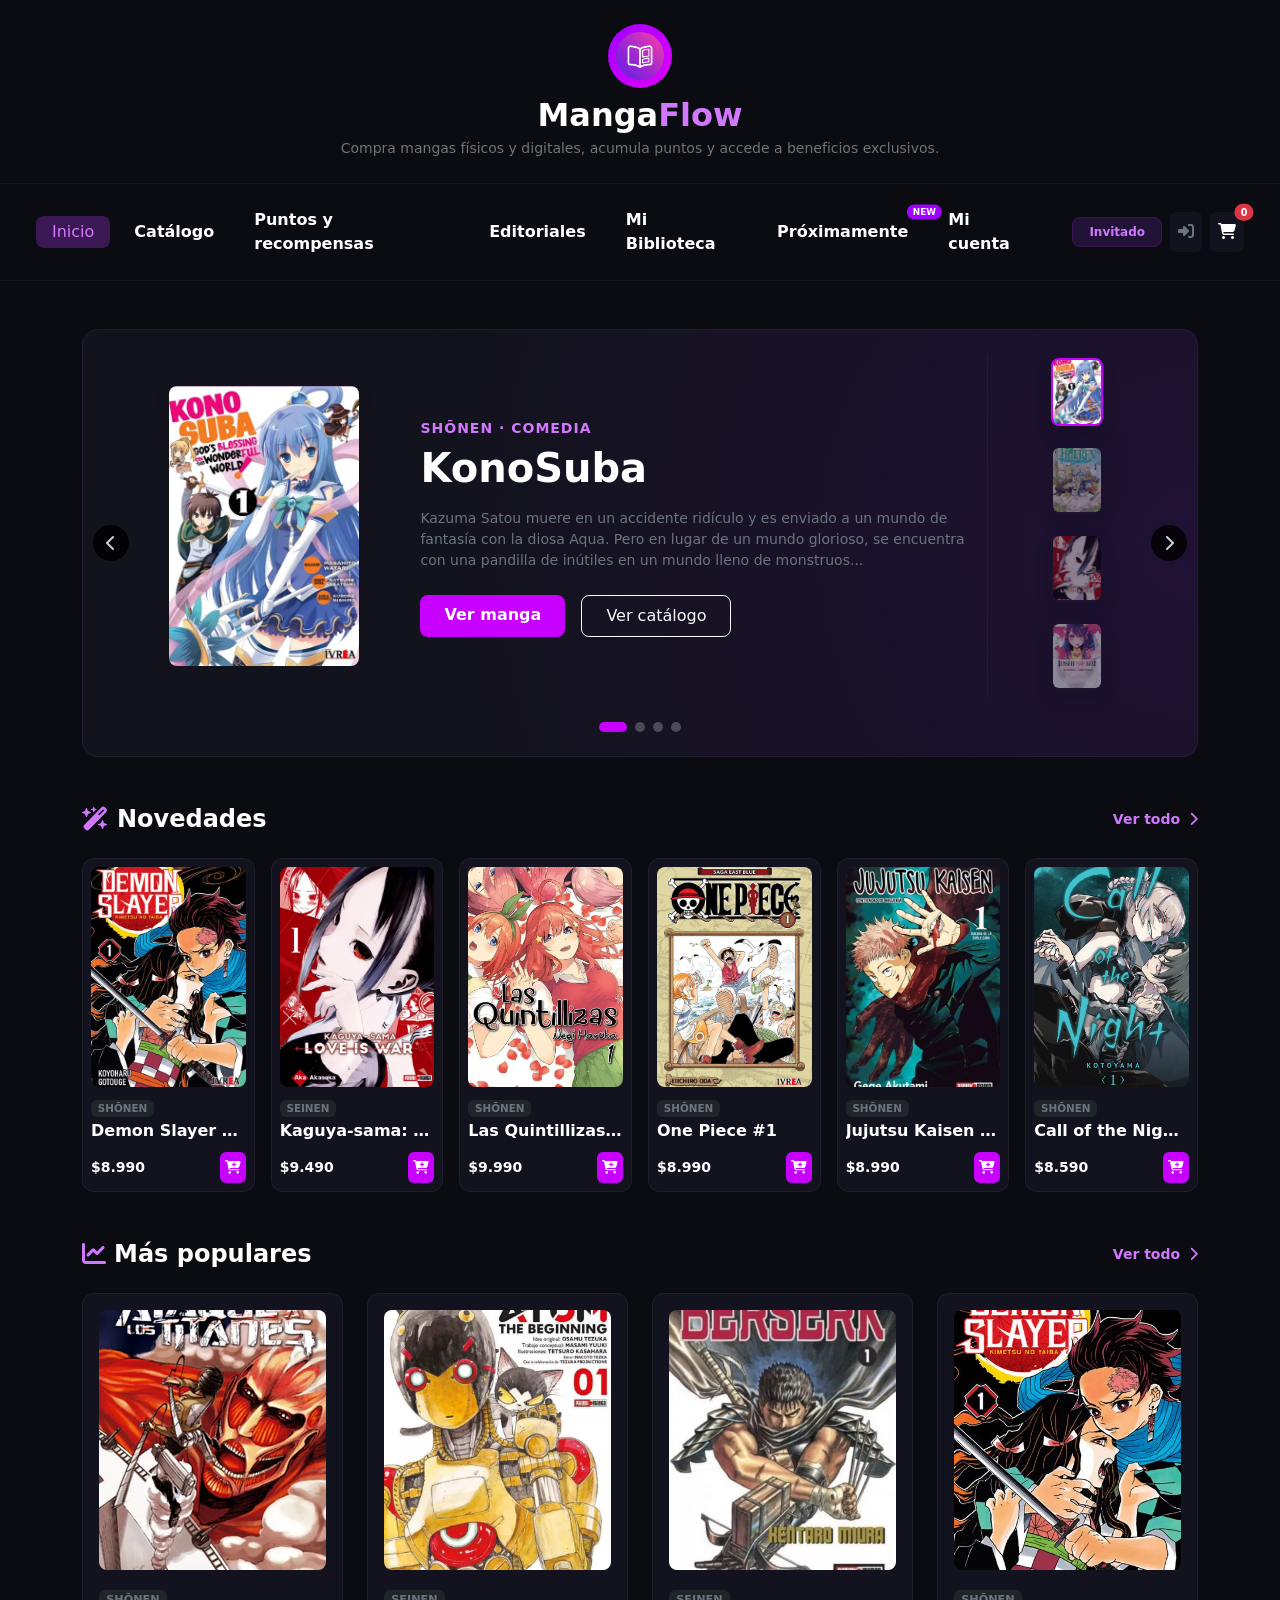
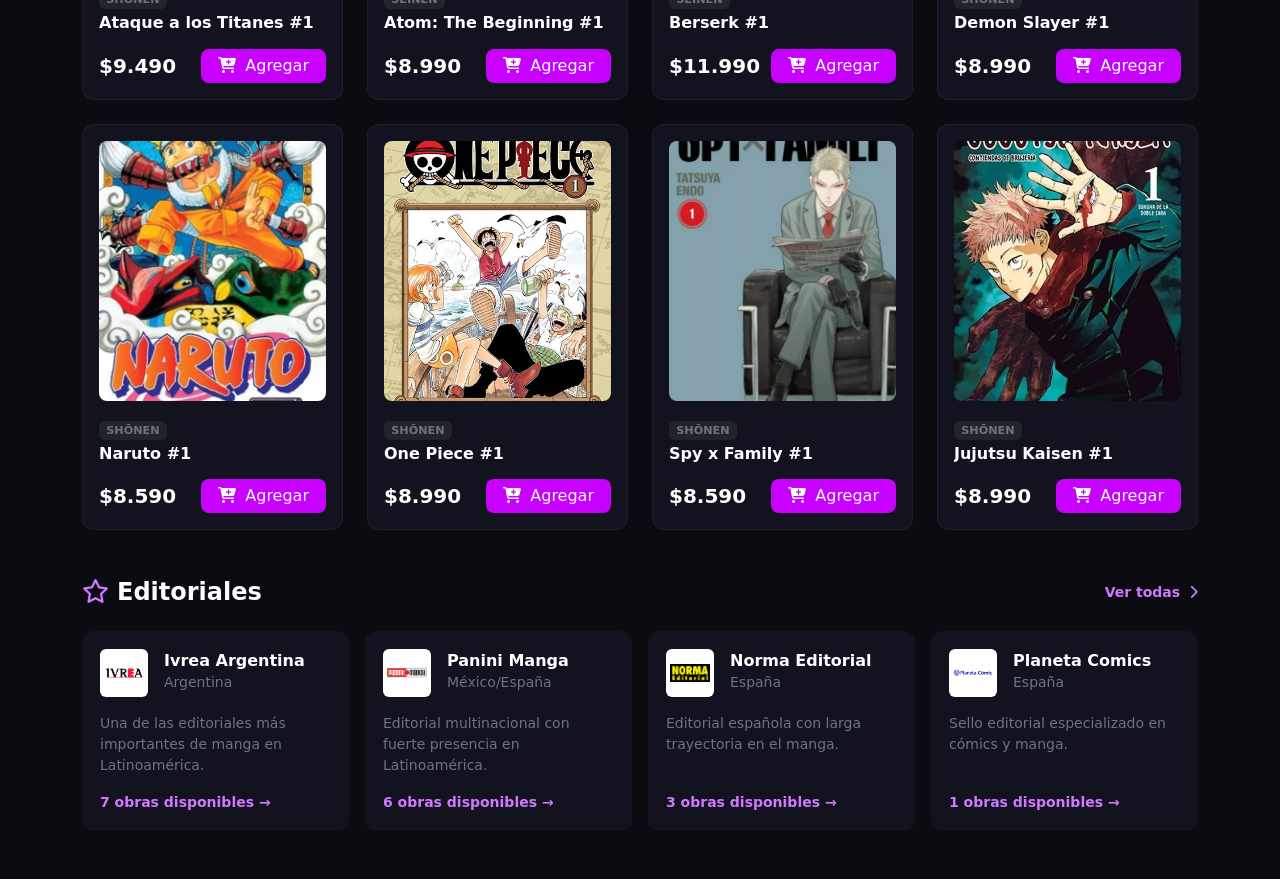
<file: index.html>
<!DOCTYPE html>
<html lang="es">
<head>
  <meta charset="UTF-8" />
  <meta name="viewport" content="width=device-width, initial-scale=1.0" />
  <title>MangaFlow - Inicio</title>
  <link href="https://cdn.jsdelivr.net/npm/bootstrap@5.3.3/dist/css/bootstrap.min.css" rel="stylesheet" />
  <link rel="stylesheet" href="https://cdnjs.cloudflare.com/ajax/libs/font-awesome/6.5.1/css/all.min.css" />
  <link rel="stylesheet" href="styles.css" />
  <style>
    
    .interactive-card {
      transition: all 0.3s ease-in-out;
      border: 2px solid transparent !important;
      cursor: pointer;
    }
    .interactive-card:hover {
      border-color: #d178ff !important;
      transform: translateY(-5px);
      box-shadow: 0 8px 25px rgba(209, 120, 255, 0.25);
      background-color: #161722 !important;
    }
  </style>
</head>
<body>

  
  <header class="text-center py-4 border-bottom border-secondary border-opacity-10" style="background-color: #0b0b12;">
    <div class="container">
      <a href="./index.html" class="text-decoration-none">
        <div class="d-flex justify-content-center align-items-center mb-2">
          <div class="rounded-circle p-3 d-inline-flex align-items-center justify-content-center" style="background: linear-gradient(135deg, #a100ff, #e100ff); width: 64px; height: 64px;">
            <img src="images/logo/logoMangaFlow.png" alt="MangaFlow Logo" class="rounded-circle" style="width: 48px; height: 48px; object-fit: cover;" onerror="this.outerHTML='<i class=\'fa-solid fa-book-open text-white fs-3\'></i>';" />
          </div>
        </div>
        <h1 class="fs-2 fw-bold text-white mb-1">Manga<span style="color: #d178ff;">Flow</span></h1>
      </a>
      <p class="text-secondary small mb-0">Compra mangas físicos y digitales, acumula puntos y accede a beneficios exclusivos.</p>
    </div>
  </header>

  
  <nav class="navbar navbar-expand-lg navbar-dark border-bottom border-secondary border-opacity-10 px-4 py-3 sticky-top z-3" style="background-color: #0b0b12;">
    <div class="container-fluid justify-content-center">
      <button class="navbar-toggler" type="button" data-bs-toggle="collapse" data-bs-target="#navbarNav">
        <span class="navbar-toggler-icon"></span>
      </button>

      <div class="collapse navbar-collapse justify-content-center" id="navbarNav">
        <ul class="navbar-nav align-items-center gap-2 me-lg-4">
          <li class="nav-item"><a class="nav-link active px-3 py-1 rounded-3" style="background-color: #3b1754; color: #d178ff !important;" href="./index.html">Inicio</a></li>
          <li class="nav-item"><a class="nav-link px-3 text-white fw-semibold" href="./catalogo/catalogo.html">Catálogo</a></li>
          <li class="nav-item"><a class="nav-link px-3 text-white fw-semibold" href="./puntos/puntos.html">Puntos y recompensas</a></li>
          <li class="nav-item"><a class="nav-link px-3 text-white fw-semibold" href="./editoriales/editoriales.html">Editoriales</a></li>
          <li class="nav-item"><a class="nav-link px-3 text-white fw-semibold" href="./biblioteca/biblioteca.html">Mi Biblioteca</a></li>
          <li class="nav-item position-relative">
            <a class="nav-link px-3 text-white fw-semibold" href="#">Próximamente
              <span class="badge position-absolute top-0 start-100 translate-middle rounded-pill" style="font-size: 0.55rem; background-color: #a100ff;">NEW</span>
            </a>
          </li>
          <li class="nav-item"><a class="nav-link px-3 text-white fw-semibold" href="./login.html">Mi cuenta</a></li>
        </ul>

        <div class="d-flex align-items-center gap-2 mt-3 mt-lg-0">
          <span id="user-badge" class="badge px-3 py-2 rounded-3" style="background-color: #231238; color: #d178ff; border: 1px solid #3b1754;">Invitado</span>
          <a id="user-action-btn" href="./login.html" class="btn btn-dark border-0 p-2 text-secondary" style="background-color: #12131f;"><i class="fa-solid fa-right-to-bracket"></i></a>
          <a href="./carrito.html" class="btn btn-dark border-0 p-2 text-white position-relative" style="background-color: #12131f;">
            <i class="fa-solid fa-cart-shopping"></i>
            <span id="cart-count" class="position-absolute top-0 start-100 translate-middle badge rounded-pill bg-danger" style="font-size: 0.6rem;">0</span>
          </a>
        </div>
      </div>
    </div>
  </nav>

  <div class="container my-5">
    
    
    <div id="heroCarousel" class="carousel slide mb-5" data-bs-ride="carousel">
      <div class="card-panel p-4 overflow-hidden position-relative" style="background: radial-gradient(circle at right, #1f1133 0%, #12131c 70%); border-radius: 16px;">
        
        <button class="carousel-control-prev custom-carousel-btn" type="button" data-bs-target="#heroCarousel" data-bs-slide="prev">
          <i class="fa-solid fa-chevron-left"></i>
        </button>
        <button class="carousel-control-next custom-carousel-btn" type="button" data-bs-target="#heroCarousel" data-bs-slide="next">
          <i class="fa-solid fa-chevron-right"></i>
        </button>

        <div class="row align-items-center g-4 px-md-4">
          <div class="col-md-10">
            <div class="carousel-inner">
              
              <div class="carousel-item active">
                <div class="row align-items-center g-4">
                  <div class="col-md-4 text-center">
                    <a href="./detalle-manga.html?id=106">
                      <img src="images/carrusel/Konosuba_arg_01.jpg" alt="KonoSuba" class="img-fluid rounded-3 shadow" style="max-height: 280px; object-fit: cover;" onerror="this.src='images/placeholder_cover.jpg'" />
                    </a>
                  </div>
                  <div class="col-md-8 text-white">
                    <span class="text-uppercase fw-bold small" style="letter-spacing: 1px; color: #d178ff;">SHŌNEN · COMEDIA</span>
                    <h2 class="display-6 fw-bold mt-1 mb-3">KonoSuba</h2>
                    <p class="text-secondary small mb-4">
                      Kazuma Satou muere en un accidente ridículo y es enviado a un mundo de fantasía con la diosa Aqua. Pero en lugar de un mundo glorioso, se encuentra con una pandilla de inútiles en un mundo lleno de monstruos...
                    </p>
                    <div class="d-flex gap-3">
                      <a href="./detalle-manga.html?id=106" class="btn px-4 py-2 text-white fw-bold" style="background: #c800ff; border: none; border-radius: 8px;">Ver manga</a>
                      <a href="./catalogo/catalogo.html" class="btn btn-outline-light px-4 py-2" style="border-radius: 8px;">Ver catálogo</a>
                    </div>
                  </div>
                </div>
              </div>

              
              <div class="carousel-item">
                <div class="row align-items-center g-4">
                  <div class="col-md-4 text-center">
                    <a href="./detalle-manga.html?id=102">
                      <img src="images/carrusel/Frieren_01.jpg" alt="Frieren" class="img-fluid rounded-3 shadow" style="max-height: 280px; object-fit: cover;" onerror="this.src='images/placeholder_cover.jpg'" />
                    </a>
                  </div>
                  <div class="col-md-8 text-white">
                    <span class="text-uppercase fw-bold small" style="letter-spacing: 1px; color: #d178ff;">SHŌNEN · FANTASY</span>
                    <h2 class="display-6 fw-bold mt-1 mb-3">Frieren: Beyond Journey's End</h2>
                    <p class="text-secondary small mb-4">
                      Frieren es una elfa que vivió el viaje que derrotó al Rey Demonio hace 50 años. Ahora, tras la muerte de sus compañeros humanos, emprende un nuevo viaje...
                    </p>
                    <div class="d-flex gap-3">
                      <a href="./detalle-manga.html?id=102" class="btn px-4 py-2 text-white fw-bold" style="background: #c800ff; border: none; border-radius: 8px;">Ver manga</a>
                      <a href="./catalogo/catalogo.html" class="btn btn-outline-light px-4 py-2" style="border-radius: 8px;">Ver catálogo</a>
                    </div>
                  </div>
                </div>
              </div>

              
              <div class="carousel-item">
                <div class="row align-items-center g-4">
                  <div class="col-md-4 text-center">
                    <a href="./detalle-manga.html?id=6">
                      <img src="images/novedades/Kaguya_sama_arg_01.jpg" alt="Love is War" class="img-fluid rounded-3 shadow" style="max-height: 280px; object-fit: cover;" onerror="this.src='images/placeholder_cover.jpg'" />
                    </a>
                  </div>
                  <div class="col-md-8 text-white">
                    <span class="text-uppercase fw-bold small" style="letter-spacing: 1px; color: #d178ff;">ROMANCE · COMEDIA</span>
                    <h2 class="display-6 fw-bold mt-1 mb-3">Love Is War</h2>
                    <p class="text-secondary small mb-4">
                      Dos mentes brillantes del consejo estudiantil están profundamente enamoradas, pero su orgullo desmedido convertirá el amor en una auténtica batalla mental...
                    </p>
                    <div class="d-flex gap-3">
                      <a href="./detalle-manga.html?id=6" class="btn px-4 py-2 text-white fw-bold" style="background: #c800ff; border: none; border-radius: 8px;">Ver manga</a>
                      <a href="./catalogo/catalogo.html" class="btn btn-outline-light px-4 py-2" style="border-radius: 8px;">Ver catálogo</a>
                    </div>
                  </div>
                </div>
              </div>

              
              <div class="carousel-item">
                <div class="row align-items-center g-4">
                  <div class="col-md-4 text-center">
                    <a href="./detalle-manga.html?id=107">
                      <img src="images/carrusel/Oshi_no_ko_arg_01.jpg" alt="Oshi no Ko" class="img-fluid rounded-3 shadow" style="max-height: 280px; object-fit: cover;" onerror="this.src='images/placeholder_cover.jpg'" />
                    </a>
                  </div>
                  <div class="col-md-8 text-white">
                    <span class="text-uppercase fw-bold small" style="letter-spacing: 1px; color: #d178ff;">DRAMA · MISTERIO</span>
                    <h2 class="display-6 fw-bold mt-1 mb-3">Oshi no Ko</h2>
                    <p class="text-secondary small mb-4">
                      Un médico ginecólogo y su paciente reencarnan como los hijos gemelos de su Idol favorita. Un vistazo crudo y atrapante al mundo del espectáculo...
                    </p>
                    <div class="d-flex gap-3">
                      <a href="./detalle-manga.html?id=107" class="btn px-4 py-2 text-white fw-bold" style="background: #c800ff; border: none; border-radius: 8px;">Ver manga</a>
                      <a href="./catalogo/catalogo.html" class="btn btn-outline-light px-4 py-2" style="border-radius: 8px;">Ver catálogo</a>
                    </div>
                  </div>
                </div>
              </div>

            </div>
          </div>

          <div class="col-md-2 d-none d-md-flex flex-column gap-2 align-items-center border-start border-secondary border-opacity-10 ps-3">
            <button type="button" data-bs-target="#heroCarousel" data-bs-slide-to="0" class="btn p-1 text-center border-0 bg-transparent nav-thumb active">
              <img src="images/carrusel/Konosuba_arg_01.jpg" class="rounded-3 shadow mb-1" style="width: 52px; height: 68px; object-fit: cover;" onerror="this.src='images/placeholder_cover.jpg'" />
            </button>
            <button type="button" data-bs-target="#heroCarousel" data-bs-slide-to="1" class="btn p-1 text-center border-0 bg-transparent nav-thumb">
              <img src="images/carrusel/Frieren_01.jpg" class="rounded-3 shadow mb-1" style="width: 52px; height: 68px; object-fit: cover;" onerror="this.src='images/placeholder_cover.jpg'" />
            </button>
            <button type="button" data-bs-target="#heroCarousel" data-bs-slide-to="2" class="btn p-1 text-center border-0 bg-transparent nav-thumb">
              <img src="images/novedades/Kaguya_sama_arg_01.jpg" class="rounded-3 shadow mb-1" style="width: 52px; height: 68px; object-fit: cover;" onerror="this.src='images/placeholder_cover.jpg'" />
            </button>
            <button type="button" data-bs-target="#heroCarousel" data-bs-slide-to="3" class="btn p-1 text-center border-0 bg-transparent nav-thumb">
              <img src="images/carrusel/Oshi_no_ko_arg_01.jpg" class="rounded-3 shadow mb-1" style="width: 52px; height: 68px; object-fit: cover;" onerror="this.src='images/placeholder_cover.jpg'" />
            </button>
          </div>

        </div>

        <div class="carousel-indicators custom-indicators position-relative mt-4 mb-0">
          <button type="button" data-bs-target="#heroCarousel" data-bs-slide-to="0" class="active" aria-current="true"></button>
          <button type="button" data-bs-target="#heroCarousel" data-bs-slide-to="1"></button>
          <button type="button" data-bs-target="#heroCarousel" data-bs-slide-to="2"></button>
          <button type="button" data-bs-target="#heroCarousel" data-bs-slide-to="3"></button>
        </div>

      </div>
    </div>

    
    <section class="mb-5">
      <div class="d-flex justify-content-between align-items-center mb-4">
        <h3 class="fw-bold text-white m-0 fs-4"><i class="fa-solid fa-wand-magic-sparkles text-accent me-2" style="color: #d178ff;"></i>Novedades</h3>
        <a href="./catalogo/catalogo.html" class="text-decoration-none small fw-bold" style="color: #d178ff;">Ver todo <i class="fa-solid fa-chevron-right ms-1"></i></a>
      </div>
      <div id="novedades-grid" class="row row-cols-2 row-cols-md-3 row-cols-lg-6 g-3"></div>
    </section>

    
    <section class="mb-5">
      <div class="d-flex justify-content-between align-items-center mb-4">
        <h3 class="fw-bold text-white m-0 fs-4"><i class="fa-solid fa-chart-line text-accent me-2" style="color: #d178ff;"></i>Más populares</h3>
        <a href="./catalogo/catalogo.html" class="text-decoration-none small fw-bold" style="color: #d178ff;">Ver todo <i class="fa-solid fa-chevron-right ms-1"></i></a>
      </div>
      <div id="populares-grid" class="row row-cols-1 row-cols-sm-2 row-cols-md-4 g-4"></div>
    </section>

    
    <section id="editoriales" class="mb-5">
      <div class="d-flex justify-content-between align-items-center mb-4">
        <h3 class="fw-bold text-white m-0 fs-4"><i class="fa-regular fa-star text-accent me-2" style="color: #d178ff;"></i>Editoriales</h3>
        <a href="./editoriales/editoriales.html" class="text-decoration-none small fw-bold" style="color: #d178ff;">Ver todas <i class="fa-solid fa-chevron-right ms-1"></i></a>
      </div>
      
      <div class="row row-cols-1 row-cols-md-2 row-cols-lg-4 g-3">
        
        
        <div class="col">
          <div class="card-panel p-3 h-100 d-flex flex-column justify-content-between position-relative interactive-card">
            <div>
              <div class="d-flex align-items-center gap-3 mb-3">
                <img src="images/editoriales/ivrea_argentina.png" alt="Ivrea" class="rounded" style="width: 48px; height: 48px; object-fit: contain; background: #fff; padding: 4px;" onerror="this.src='images/logo/logoMangaFlow.png'" />
                <div>
                  <h6 class="text-white fw-bold mb-0">Ivrea Argentina</h6>
                  <span class="text-secondary small">Argentina</span>
                </div>
              </div>
              <p class="text-secondary small mb-3">Una de las editoriales más importantes de manga en Latinoamérica.</p>
            </div>
            
            <a href="./editoriales/editorialDetalle.html?id=ivrea" class="text-decoration-none small fw-bold stretched-link" style="color: #d178ff;">7 obras disponibles &rarr;</a>
          </div>
        </div>

        
        <div class="col">
          <div class="card-panel p-3 h-100 d-flex flex-column justify-content-between position-relative interactive-card">
            <div>
              <div class="d-flex align-items-center gap-3 mb-3">
                <img src="images/editoriales/panini_manga.jpg" alt="Panini" class="rounded" style="width: 48px; height: 48px; object-fit: contain; background: #fff; padding: 4px;" onerror="this.src='images/logo/logoMangaFlow.png'" />
                <div>
                  <h6 class="text-white fw-bold mb-0">Panini Manga</h6>
                  <span class="text-secondary small">México/España</span>
                </div>
              </div>
              <p class="text-secondary small mb-3">Editorial multinacional con fuerte presencia en Latinoamérica.</p>
            </div>
            <a href="./editoriales/editorialDetalle.html?id=panini" class="text-decoration-none small fw-bold stretched-link" style="color: #d178ff;">6 obras disponibles &rarr;</a>
          </div>
        </div>

        
        <div class="col">
          <div class="card-panel p-3 h-100 d-flex flex-column justify-content-between position-relative interactive-card">
            <div>
              <div class="d-flex align-items-center gap-3 mb-3">
                <img src="images/editoriales/norma_editorial.png" alt="Norma" class="rounded" style="width: 48px; height: 48px; object-fit: contain; background: #fff; padding: 4px;" onerror="this.src='images/logo/logoMangaFlow.png'" />
                <div>
                  <h6 class="text-white fw-bold mb-0">Norma Editorial</h6>
                  <span class="text-secondary small">España</span>
                </div>
              </div>
              <p class="text-secondary small mb-3">Editorial española con larga trayectoria en el manga.</p>
            </div>
            <a href="./editoriales/editorialDetalle.html?id=norma" class="text-decoration-none small fw-bold stretched-link" style="color: #d178ff;">3 obras disponibles &rarr;</a>
          </div>
        </div>

        
        <div class="col">
          <div class="card-panel p-3 h-100 d-flex flex-column justify-content-between position-relative interactive-card">
            <div>
              <div class="d-flex align-items-center gap-3 mb-3">
                <img src="images/editoriales/planeta_comics.png" alt="Planeta" class="rounded" style="width: 48px; height: 48px; object-fit: contain; background: #fff; padding: 4px;" onerror="this.src='images/logo/logoMangaFlow.png'" />
                <div>
                  <h6 class="text-white fw-bold mb-0">Planeta Comics</h6>
                  <span class="text-secondary small">España</span>
                </div>
              </div>
              <p class="text-secondary small mb-3">Sello editorial especializado en cómics y manga.</p>
            </div>
            <a href="./editoriales/editorialDetalle.html?id=planeta" class="text-decoration-none small fw-bold stretched-link" style="color: #d178ff;">1 obras disponibles &rarr;</a>
          </div>
        </div>

      </div>
    </section>

  </div>

  <script src="https://cdn.jsdelivr.net/npm/bootstrap@5.3.3/dist/js/bootstrap.bundle.min.js"></script>
  <script src="main.js"></script>
</body>
</html>
</file>
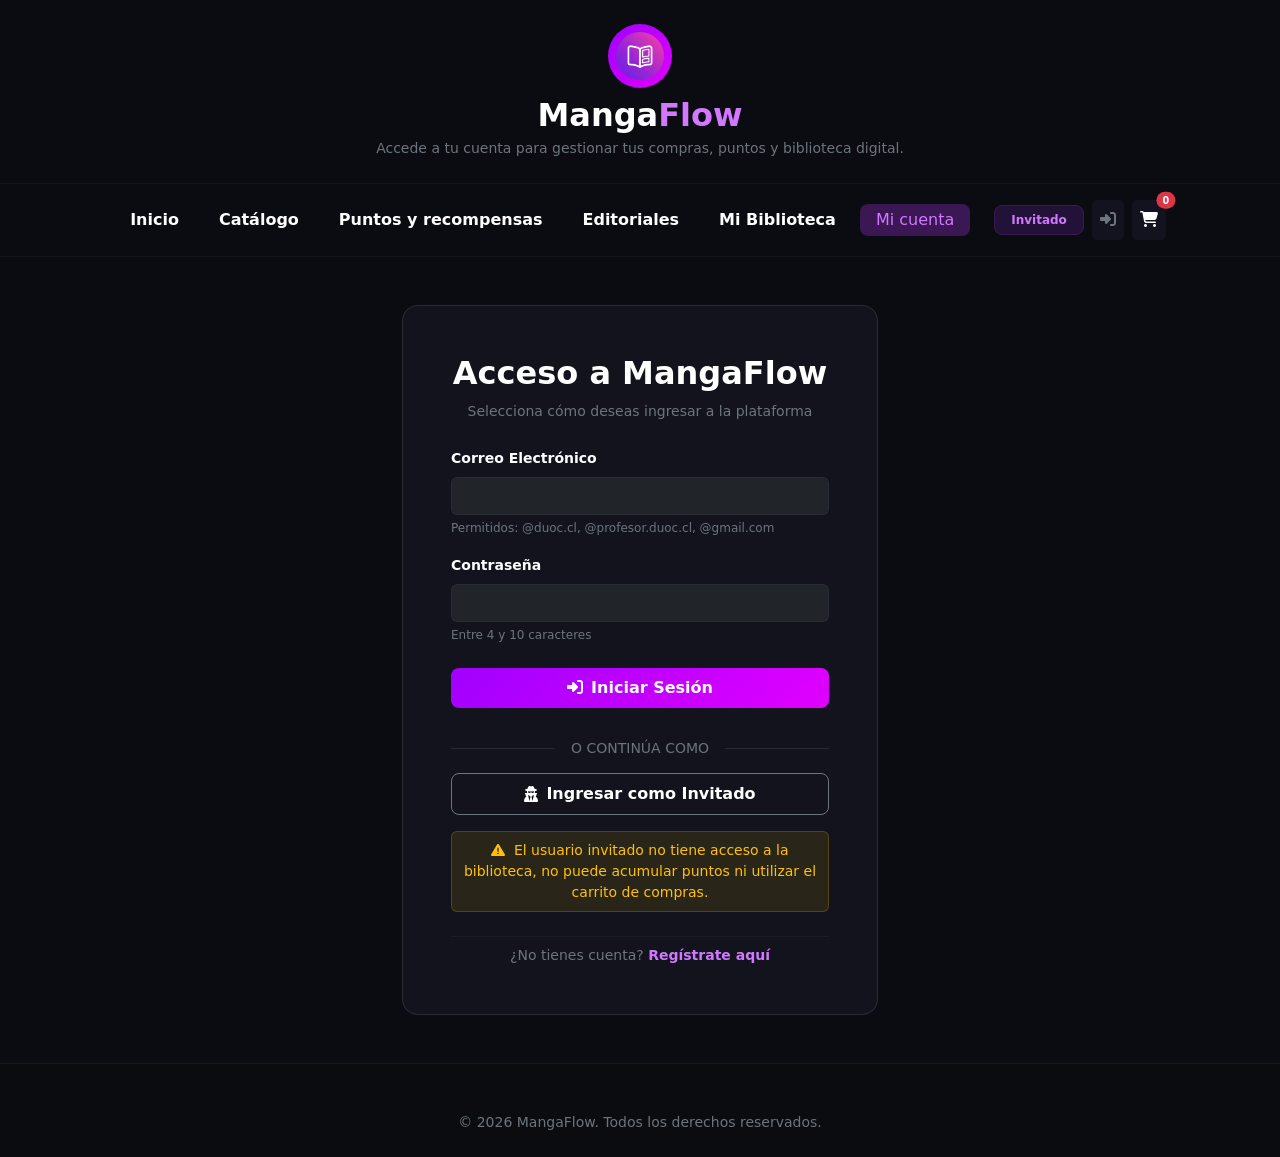
<file: login.html>
<!DOCTYPE html>
<html lang="es">
<head>
  <meta charset="UTF-8" />
  <meta name="viewport" content="width=device-width, initial-scale=1.0" />
  <title>MangaFlow - Iniciar Sesión</title>
  <link href="https://cdn.jsdelivr.net/npm/bootstrap@5.3.3/dist/css/bootstrap.min.css" rel="stylesheet" />
  <link rel="stylesheet" href="https://cdnjs.cloudflare.com/ajax/libs/font-awesome/6.5.1/css/all.min.css" />
  <link rel="stylesheet" href="styles.css" />
</head>
<body>

  
  <header class="text-center py-4 border-bottom border-secondary border-opacity-10" style="background-color: #0b0b12;">
    <div class="container">
      <a href="./index.html" class="text-decoration-none">
        <div class="d-flex justify-content-center align-items-center mb-2">
          <div class="rounded-circle p-3 d-inline-flex align-items-center justify-content-center" style="background: linear-gradient(135deg, #a100ff, #e100ff); width: 64px; height: 64px;">
            <img src="images/logo/logoMangaFlow.png" alt="MangaFlow Logo" class="rounded-circle" style="width: 48px; height: 48px; object-fit: cover;" onerror="this.outerHTML='<i class=\'fa-solid fa-book-open text-white fs-3\'></i>';" />
          </div>
        </div>
        <h1 class="fs-2 fw-bold text-white mb-1">Manga<span style="color: #d178ff;">Flow</span></h1>
      </a>
      <p class="text-secondary small mb-0">Accede a tu cuenta para gestionar tus compras, puntos y biblioteca digital.</p>
    </div>
  </header>

  
  <nav class="navbar navbar-expand-lg navbar-dark border-bottom border-secondary border-opacity-10 px-4 py-3 sticky-top z-3" style="background-color: #0b0b12;">
    <div class="container-fluid justify-content-center">

      <button class="navbar-toggler" type="button" data-bs-toggle="collapse" data-bs-target="#navbarNav">
        <span class="navbar-toggler-icon"></span>
      </button>

      <div class="collapse navbar-collapse justify-content-center" id="navbarNav">
        <ul class="navbar-nav align-items-center gap-2 me-lg-4">
          <li class="nav-item"><a class="nav-link px-3 text-white fw-semibold" href="./index.html">Inicio</a></li>
          <li class="nav-item"><a class="nav-link px-3 text-white fw-semibold" href="./catalogo/catalogo.html">Catálogo</a></li>
          <li class="nav-item"><a class="nav-link px-3 text-white fw-semibold" href="./puntos/puntos.html">Puntos y recompensas</a></li>
          <li class="nav-item"><a class="nav-link px-3 text-white fw-semibold" href="./editoriales/editoriales.html">Editoriales</a></li>
          <li class="nav-item"><a class="nav-link px-3 text-white fw-semibold" href="./biblioteca/biblioteca.html">Mi Biblioteca</a></li>
          <li class="nav-item"><a class="nav-link active px-3 py-1 rounded-3" style="background-color: #3b1754; color: #d178ff !important;" href="./login.html">Mi cuenta</a></li>
        </ul>

        <div class="d-flex align-items-center gap-2 mt-3 mt-lg-0">
          <span id="user-badge" class="badge px-3 py-2 rounded-3" style="background-color: #231238; color: #d178ff; border: 1px solid #3b1754;">Invitado</span>
          <a id="user-action-btn" href="./login.html" class="btn btn-dark border-0 p-2 text-secondary" style="background-color: #12131f;"><i class="fa-solid fa-right-to-bracket"></i></a>
          <a href="../carrito/carrito.html" class="btn btn-dark border-0 p-2 text-white position-relative" style="background-color: #12131f;">
            <i class="fa-solid fa-cart-shopping"></i>
            <span id="cart-count" class="position-absolute top-0 start-100 translate-middle badge rounded-pill bg-danger" style="font-size: 0.6rem;">0</span>
          </a>
        </div>
      </div>
    </div>
  </nav>

  
  <div class="container my-5" style="max-width: 500px;">
    <div class="card-panel p-4 p-md-5" style="background-color: #12131c; border-radius: 16px; border: 1px solid rgba(255,255,255,0.1);">
      
      <div class="text-center mb-4">
        <h2 class="fw-bold text-white mb-2">Acceso a MangaFlow</h2>
        <p class="text-secondary small">Selecciona cómo deseas ingresar a la plataforma</p>
      </div>

      
      <div id="login-error" class="alert alert-danger d-none py-2 px-3 mb-3 small" role="alert"></div>

      
      <form id="login-form" novalidate>
        <div class="mb-3">
          <label for="email" class="form-label text-white small fw-semibold">Correo Electrónico</label>
          <input type="email" class="form-control bg-dark text-white border-secondary border-opacity-25" id="email" placeholder="nombre@duoc.cl" required>
          <div class="form-text text-secondary" style="font-size: 0.75rem;">Permitidos: @duoc.cl, @profesor.duoc.cl, @gmail.com</div>
        </div>

        <div class="mb-4">
          <label for="password" class="form-label text-white small fw-semibold">Contraseña</label>
          <input type="password" class="form-control bg-dark text-white border-secondary border-opacity-25" id="password" placeholder="••••••••" required>
          <div class="form-text text-secondary" style="font-size: 0.75rem;">Entre 4 y 10 caracteres</div>
        </div>

        <button type="submit" class="btn w-100 py-2 text-white fw-bold mb-3" style="background: linear-gradient(135deg, #a100ff, #e100ff); border: none; border-radius: 8px;">
          <i class="fa-solid fa-right-to-bracket me-2"></i>Iniciar Sesión
        </button>
      </form>

      <div class="position-relative my-4">
        <hr class="border-secondary opacity-25">
        <span class="position-absolute top-50 start-50 translate-middle px-3 text-secondary small" style="background-color: #12131c;">O CONTINÚA COMO</span>
      </div>

      
      <button id="btn-guest" class="btn btn-outline-secondary w-100 py-2 fw-semibold text-white d-flex align-items-center justify-content-center gap-2" style="border-radius: 8px;">
        <i class="fa-solid fa-user-secret"></i> Ingresar como Invitado
      </button>

      <div class="alert alert-warning mt-3 p-2 small text-center" style="background-color: rgba(255, 193, 7, 0.1); border: 1px solid rgba(255, 193, 7, 0.2); color: #ffc107;">
        <i class="fa-solid fa-triangle-exclamation me-1"></i> El usuario invitado no tiene acceso a la biblioteca, no puede acumular puntos ni utilizar el carrito de compras.
      </div>

      <div class="text-center mt-4 pt-2 border-top border-secondary border-opacity-10">
        <p class="text-secondary small mb-0">¿No tienes cuenta? <a href="./registro.html" class="fw-bold text-decoration-none" style="color: #d178ff;">Regístrate aquí</a></p>
      </div>

    </div>
  </div>

  
  <footer class="footer-custom border-top border-secondary border-opacity-10 mt-5 pt-5 pb-4" style="background-color: #0b0c10;">
    <div class="container text-center">
      <p class="text-secondary small mb-0">&copy; 2026 MangaFlow. Todos los derechos reservados.</p>
    </div>
  </footer>

  <script src="https://cdn.jsdelivr.net/npm/bootstrap@5.3.3/dist/js/bootstrap.bundle.min.js"></script>
  <script src="login.js"></script>
</body>
</html>
</file>
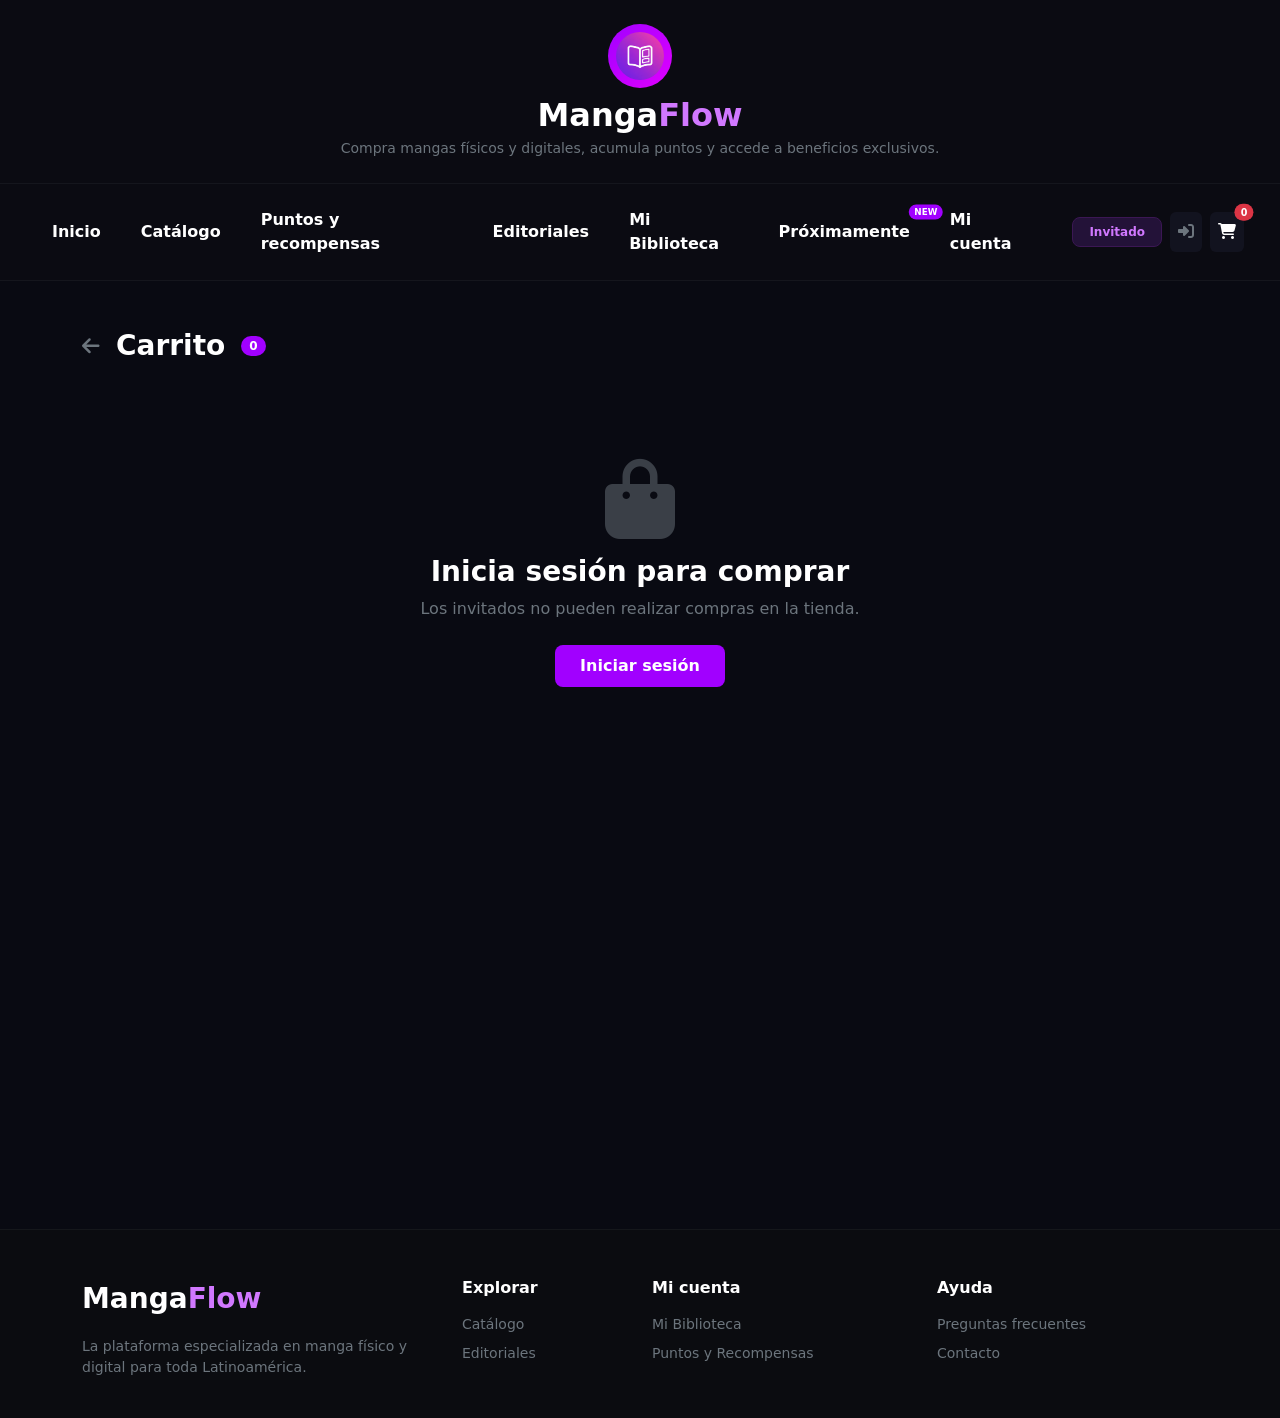
<file: carrito/carrito.html>
<!DOCTYPE html>
<html lang="es">
<head>
  <meta charset="UTF-8" />
  <meta name="viewport" content="width=device-width, initial-scale=1.0" />
  <title>MangaFlow - Carrito de Compras</title>
  <link href="https://cdn.jsdelivr.net/npm/bootstrap@5.3.3/dist/css/bootstrap.min.css" rel="stylesheet" />
  <link rel="stylesheet" href="https://cdnjs.cloudflare.com/ajax/libs/font-awesome/6.5.1/css/all.min.css" />
  <link rel="stylesheet" href="../styles.css" />
</head>
<body class="bg-dark-app text-white">

  
  <header class="text-center py-4 border-bottom border-secondary border-opacity-10" style="background-color: #0b0b12;">
    <div class="container">
      <a href="../index.html" class="text-decoration-none">
        <div class="d-flex justify-content-center align-items-center mb-2">
          <div class="rounded-circle p-3 d-inline-flex align-items-center justify-content-center" style="background: linear-gradient(135deg, #a100ff, #e100ff); width: 64px; height: 64px;">
            <img src="../images/logo/logoMangaFlow.png" alt="MangaFlow Logo" class="rounded-circle" style="width: 48px; height: 48px; object-fit: cover;" onerror="this.outerHTML='<i class=\'fa-solid fa-book-open text-white fs-3\'></i>';" />
          </div>
        </div>
        <h1 class="fs-2 fw-bold text-white mb-1">Manga<span style="color: #d178ff;">Flow</span></h1>
      </a>
      <p class="text-secondary small mb-0">Compra mangas físicos y digitales, acumula puntos y accede a beneficios exclusivos.</p>
    </div>
  </header>

  
  <nav class="navbar navbar-expand-lg navbar-dark border-bottom border-secondary border-opacity-10 px-4 py-3 sticky-top z-3" style="background-color: #0b0b12;">
    <div class="container-fluid justify-content-center">
      <button class="navbar-toggler" type="button" data-bs-toggle="collapse" data-bs-target="#navbarNav">
        <span class="navbar-toggler-icon"></span>
      </button>

      <div class="collapse navbar-collapse justify-content-center" id="navbarNav">
        <ul class="navbar-nav align-items-center gap-2 me-lg-4">
          <li class="nav-item"><a class="nav-link px-3 text-white fw-semibold" href="../index.html">Inicio</a></li>
          <li class="nav-item"><a class="nav-link px-3 text-white fw-semibold" href="../catalogo/catalogo.html">Catálogo</a></li>
          <li class="nav-item"><a class="nav-link px-3 text-white fw-semibold" href="../puntos/puntos.html">Puntos y recompensas</a></li>
          <li class="nav-item"><a class="nav-link px-3 text-white fw-semibold" href="../editoriales/editoriales.html">Editoriales</a></li>
          <li class="nav-item"><a class="nav-link px-3 text-white fw-semibold" href="../biblioteca/biblioteca.html">Mi Biblioteca</a></li>
          <li class="nav-item position-relative">
            <a class="nav-link px-3 text-white fw-semibold" href="#">Próximamente
              <span class="badge position-absolute top-0 start-100 translate-middle rounded-pill" style="font-size: 0.55rem; background-color: #a100ff;">NEW</span>
            </a>
          </li>
          <li class="nav-item"><a id="nav-account-link" class="nav-link px-3 text-white fw-semibold" href="../login.html">Mi cuenta</a></li>
        </ul>

        <div class="d-flex align-items-center gap-2 mt-3 mt-lg-0">
          <span id="user-badge" class="badge px-3 py-2 rounded-3" style="background-color: #231238; color: #d178ff; border: 1px solid #3b1754;">Invitado</span>
          <a id="user-action-btn" href="../login.html" class="btn btn-dark border-0 p-2 text-secondary" style="background-color: #12131f;"><i class="fa-solid fa-right-to-bracket"></i></a>
          <a href="../carrito/carrito.html" class="btn btn-dark border-0 p-2 text-white position-relative" style="background-color: #12131f;">
            <i class="fa-solid fa-cart-shopping"></i>
            <span id="cart-count" class="position-absolute top-0 start-100 translate-middle badge rounded-pill bg-danger" style="font-size: 0.6rem;">0</span>
          </a>
        </div>
      </div>
    </div>
  </nav>

  
  <main class="container py-5 min-vh-100">
    
    <div class="d-flex align-items-center gap-3 mb-4">
      <a href="javascript:history.back()" class="text-secondary hover-white fs-5 text-decoration-none" title="Volver">
        <i class="fa-solid fa-arrow-left"></i>
      </a>
      <h1 class="text-white fw-bold fs-3 mb-0">Carrito</h1>
      <span id="cart-badge-count" class="badge rounded-pill text-white px-2 py-1" style="background-color: #a100ff;">0</span>
    </div>

    
    <div id="cart-content-wrapper">
      
    </div>
  </main>

  
  <div class="modal fade" id="boletaModal" tabindex="-1" aria-hidden="true" data-bs-backdrop="static">
    <div class="modal-dialog modal-dialog-centered modal-md">
      <div class="modal-content border-0 rounded-4 overflow-hidden shadow-lg" style="background-color: #0d0d17;">
        
        
        <div class="modal-header border-0 text-white p-4" style="background: linear-gradient(135deg, #a100ff 0%, #c026d3 100%);">
          <div class="d-flex align-items-center gap-3">
            <div class="rounded-circle bg-white text-purple d-flex align-items-center justify-content-center shadow-sm" style="width: 38px; height: 38px; color: #c026d3;">
              <i class="fa-solid fa-check fs-5"></i>
            </div>
            <div>
              <h5 class="modal-title fw-bold fs-4 lh-sm mb-0">Compra Aprobada</h5>
              <p class="small text-white-50 mb-0">Boleta Electrónica Simulada</p>
            </div>
          </div>
          <button type="button" class="btn-close btn-close-white ms-auto align-self-start" data-bs-dismiss="modal" aria-label="Close" onclick="cerrarBoleta()"></button>
        </div>

        
        <div class="modal-body p-4 text-white" style="background-color: #0b0b14;">
          
          <div class="d-flex justify-content-between text-secondary small mb-3">
            <span id="boleta-folio">N° MF-00000</span>
            <span id="boleta-fecha">YYYY-MM-DD</span>
          </div>

          
          <div class="p-3 rounded-3 mb-4" style="background-color: #12131f; border: 1px solid rgba(255, 255, 255, 0.05);">
            <div class="row g-1 small">
              <div class="col-5 text-secondary">Razón Social</div>
              <div class="col-7 text-end fw-bold text-white">MangaFlow SpA</div>
              <div class="col-5 text-secondary">RUT</div>
              <div class="col-7 text-end text-white">77.555.333-2</div>
              <div class="col-5 text-secondary">Giro</div>
              <div class="col-7 text-end text-white">Comercio electrónico de libros y revistas</div>
              <div class="col-5 text-secondary">Casa Matriz</div>
              <div class="col-7 text-end text-white">Av. Los Leones 2450, Providencia, Santiago</div>
            </div>
          </div>

          
          <div id="boleta-items-container" class="mb-4">
            
          </div>

          
          <div class="border-top border-secondary border-opacity-20 pt-3 mb-4">
            <div class="d-flex justify-content-between text-secondary small mb-2">
              <span>Subtotal neto</span>
              <span id="boleta-subtotal-neto" class="text-white">$0</span>
            </div>
            <div class="d-flex justify-content-between text-secondary small mb-2">
              <span>IVA (19%)</span>
              <span id="boleta-iva" class="text-white">$0</span>
            </div>
            <div class="d-flex justify-content-between fw-bold fs-5 pt-2 border-top border-secondary border-opacity-20">
              <span class="text-white">Total</span>
              <span id="boleta-total" style="color: #c026d3;">$0</span>
            </div>
          </div>

          
          <div class="p-3 rounded-3 d-flex justify-content-between align-items-center mb-4" style="background-color: #12131f; border: 1px solid rgba(255, 255, 255, 0.05);">
            <span class="text-secondary small">Medio de pago</span>
            <span class="fw-semibold text-white small">Débito (Simulado)</span>
          </div>

          
          <div class="p-3 rounded-3 text-center" style="background-color: #1d1029; border: 1px solid #3b1754;">
            <p class="mb-0 small fw-semibold" style="color: #d178ff;">Tus compras ya están registradas en tu cuenta</p>
          </div>
        </div>

      </div>
    </div>
  </div>

  
  <footer class="footer-custom border-top border-secondary border-opacity-10 mt-5 pt-5 pb-4" style="background-color: #0b0c10;">
    <div class="container">
      <div class="row g-4">
        <div class="col-12 col-md-4">
          <a class="brand-logo d-flex align-items-center gap-2 text-decoration-none mb-3" href="../index.html">
            <span class="fs-3 fw-bold text-white">Manga<span style="color: #d178ff;">Flow</span></span>
          </a>
          <p class="text-secondary small pe-md-4">La plataforma especializada en manga físico y digital para toda Latinoamérica.</p>
        </div>

        <div class="col-6 col-md-2">
          <h6 class="fw-bold text-white mb-3">Explorar</h6>
          <ul class="list-unstyled text-secondary small d-flex flex-column gap-2 mb-0">
            <li><a href="../catalogo/catalogo.html" class="text-secondary text-decoration-none hover-white">Catálogo</a></li>
            <li><a href="../editoriales/editoriales.html" class="text-secondary text-decoration-none hover-white">Editoriales</a></li>
          </ul>
        </div>

        <div class="col-6 col-md-3">
          <h6 class="fw-bold text-white mb-3">Mi cuenta</h6>
          <ul class="list-unstyled text-secondary small d-flex flex-column gap-2 mb-0">
            <li><a href="../biblioteca/biblioteca.html" class="text-secondary text-decoration-none hover-white">Mi Biblioteca</a></li>
            <li><a href="../puntos/puntos.html" class="text-secondary text-decoration-none hover-white">Puntos y Recompensas</a></li>
          </ul>
        </div>

        <div class="col-12 col-md-3">
          <h6 class="fw-bold text-white mb-3">Ayuda</h6>
          <ul class="list-unstyled text-secondary small d-flex flex-column gap-2 mb-0">
            <li><a href="#" class="text-secondary text-decoration-none hover-white">Preguntas frecuentes</a></li>
            <li><a href="#" class="text-secondary text-decoration-none hover-white">Contacto</a></li>
          </ul>
        </div>
      </div>
    </div>
  </footer>

  <script src="https://cdn.jsdelivr.net/npm/bootstrap@5.3.3/dist/js/bootstrap.bundle.min.js"></script>
  
  <script src="../main.js"></script>
  <script src="carrito.js"></script>
</body>
</html>
</file>
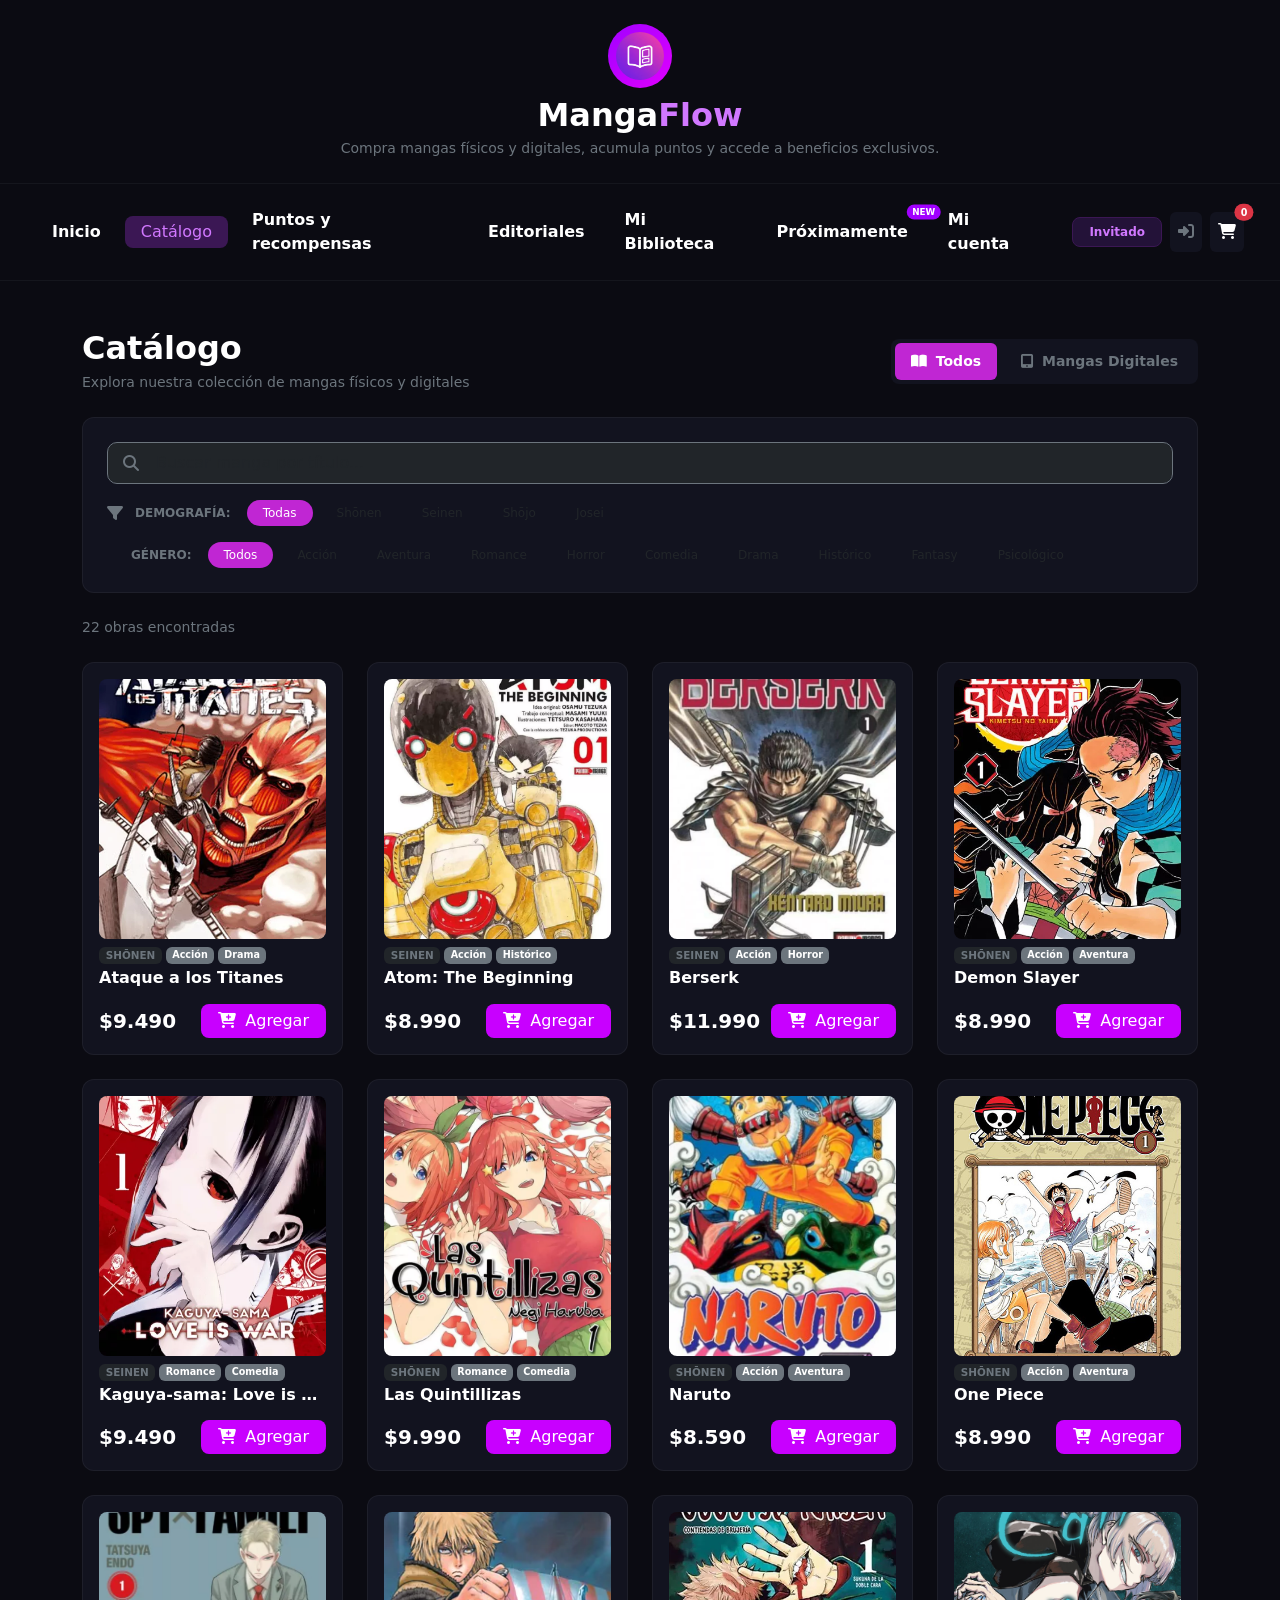
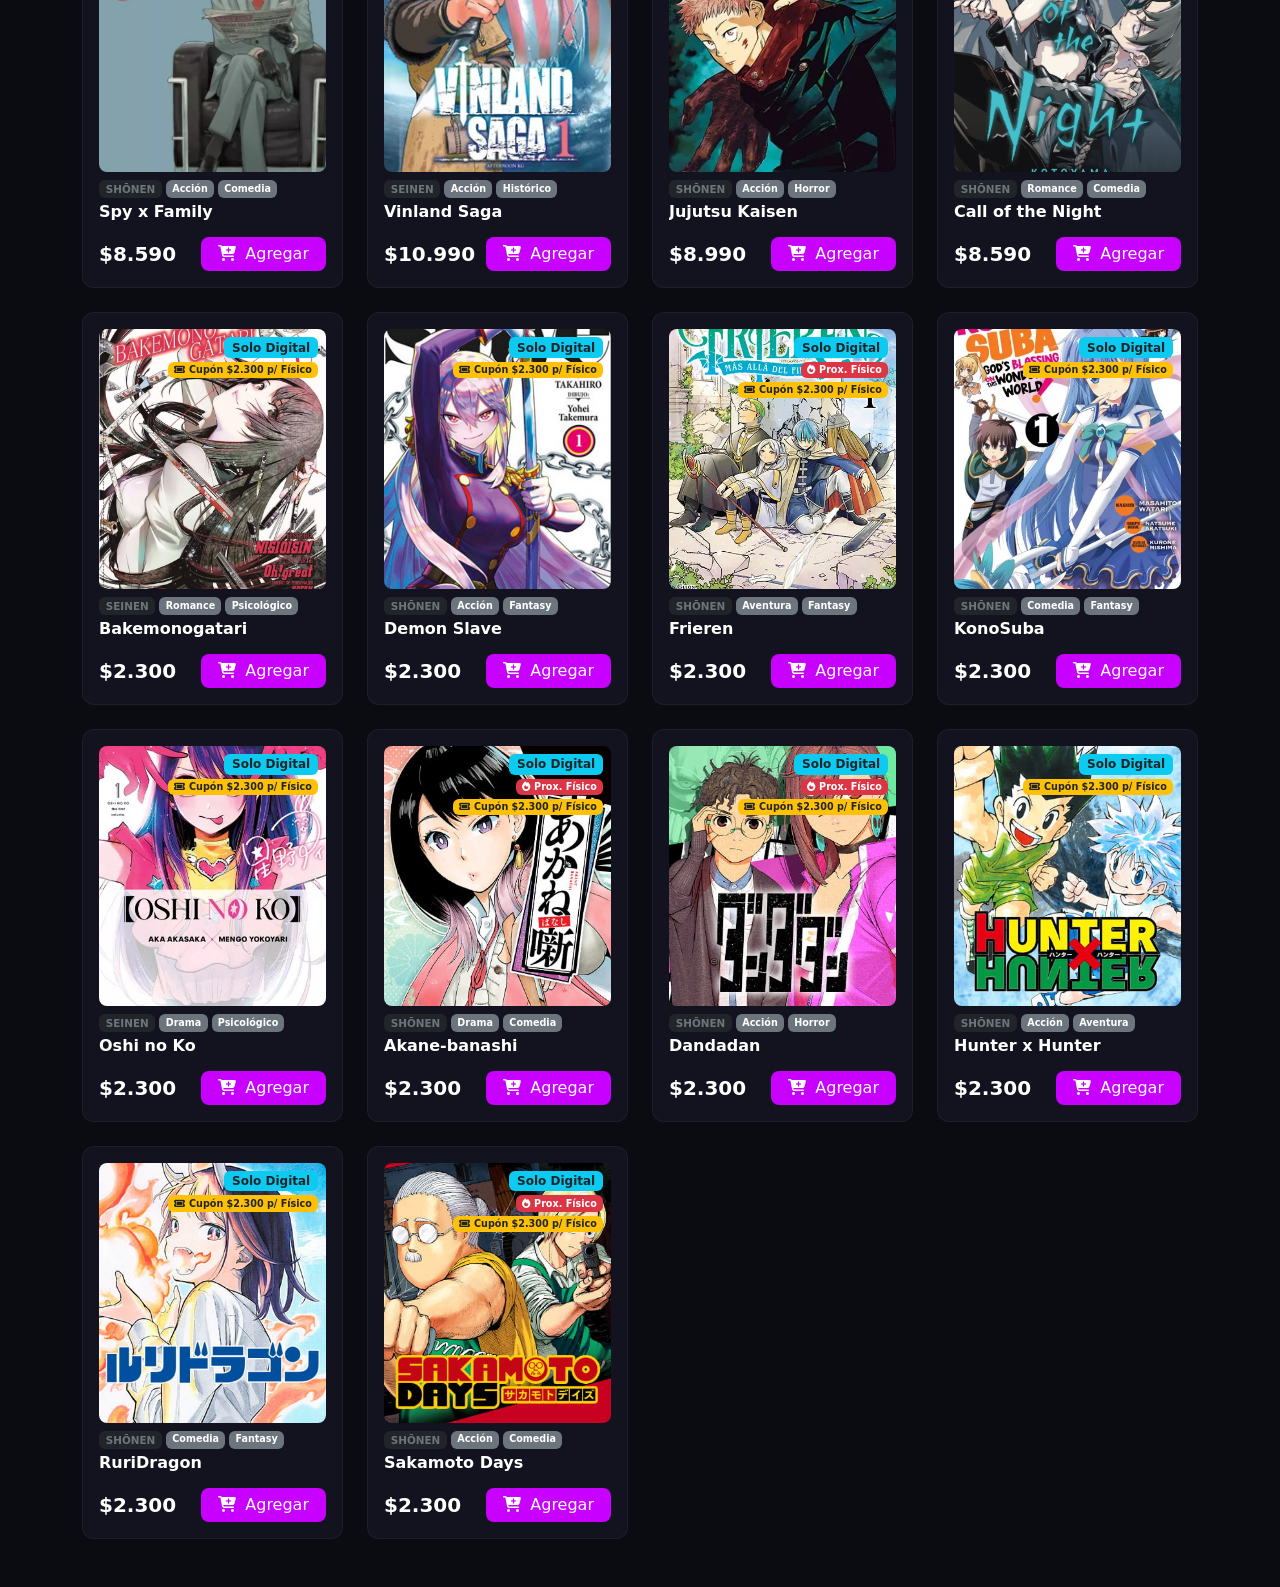
<file: catalogo/catalogo.html>
<!DOCTYPE html>
<html lang="es">
<head>
  <meta charset="UTF-8" />
  <meta name="viewport" content="width=device-width, initial-scale=1.0" />
  <title>MangaFlow - Catálogo</title>
  <link href="https://cdn.jsdelivr.net/npm/bootstrap@5.3.3/dist/css/bootstrap.min.css" rel="stylesheet" />
  <link rel="stylesheet" href="https://cdnjs.cloudflare.com/ajax/libs/font-awesome/6.5.1/css/all.min.css" />
  <link rel="stylesheet" href="../styles.css" />
</head>
<body>

  
  <header class="text-center py-4 border-bottom border-secondary border-opacity-10" style="background-color: #0b0b12;">
    <div class="container">
      <a href="../index.html" class="text-decoration-none d-inline-block">
        <div class="d-flex justify-content-center align-items-center mb-2">
          <div class="rounded-circle p-3 d-inline-flex align-items-center justify-content-center" style="background: linear-gradient(135deg, #a100ff, #e100ff); width: 64px; height: 64px;">
            <img src="../images/logo/logoMangaFlow.png" alt="MangaFlow Logo" class="rounded-circle" style="width: 48px; height: 48px; object-fit: cover;" onerror="this.outerHTML='<i class=\'fa-solid fa-book-open text-white fs-3\'></i>';" />
          </div>
        </div>
        <h1 class="fs-2 fw-bold text-white mb-1">Manga<span style="color: #d178ff;">Flow</span></h1>
      </a>
      <p class="text-secondary small mb-0">Compra mangas físicos y digitales, acumula puntos y accede a beneficios exclusivos.</p>
    </div>
  </header>

  
  <nav class="navbar navbar-expand-lg navbar-dark border-bottom border-secondary border-opacity-10 px-4 py-3 sticky-top z-3" style="background-color: #0b0b12;">
    <div class="container-fluid justify-content-center">

      <button class="navbar-toggler" type="button" data-bs-toggle="collapse" data-bs-target="#navbarNav">
        <span class="navbar-toggler-icon"></span>
      </button>

      <div class="collapse navbar-collapse justify-content-center" id="navbarNav">
        <ul class="navbar-nav align-items-center gap-2 me-lg-4">
          <li class="nav-item"><a class="nav-link px-3 text-white fw-semibold" href="../index.html">Inicio</a></li>
          <li class="nav-item"><a class="nav-link active px-3 py-1 rounded-3" style="background-color: #3b1754; color: #d178ff !important;" href="catalogo.html">Catálogo</a></li>
          <li class="nav-item"><a class="nav-link px-3 text-white fw-semibold" href="../puntos/puntos.html">Puntos y recompensas</a></li>
          <li class="nav-item"><a class="nav-link px-3 text-white fw-semibold" href="../editoriales/editoriales.html">Editoriales</a></li>
          <li class="nav-item"><a class="nav-link px-3 text-white fw-semibold" href="../biblioteca/biblioteca.html">Mi Biblioteca</a></li>
          <li class="nav-item position-relative">
            <a class="nav-link px-3 text-white fw-semibold" href="../proximamente/proximamente.html">Próximamente
              <span class="badge position-absolute top-0 start-100 translate-middle rounded-pill" style="font-size: 0.55rem; background-color: #a100ff;">NEW</span>
            </a>
          </li>
          <li class="nav-item"><a class="nav-link px-3 text-white fw-semibold" href="../cuenta/cuenta.html">Mi cuenta</a></li>
        </ul>

        <div class="d-flex align-items-center gap-2 mt-3 mt-lg-0">
          <span id="user-badge" class="badge px-3 py-2 rounded-3" style="background-color: #231238; color: #d178ff; border: 1px solid #3b1754;">Invitado</span>
          <a id="user-action-btn" href="../login.html" class="btn btn-dark border-0 p-2 text-secondary" style="background-color: #12131f;"><i class="fa-solid fa-right-to-bracket"></i></a>
          <a href="../carrito/carrito.html" class="btn btn-dark border-0 p-2 text-white position-relative" style="background-color: #12131f;">
            <i class="fa-solid fa-cart-shopping"></i>
            <span id="cart-count" class="position-absolute top-0 start-100 translate-middle badge rounded-pill bg-danger" style="font-size: 0.6rem;">0</span>
          </a>
        </div>
      </div>
    </div>
  </nav>

  
  <main class="container my-5">
    <div class="d-flex align-items-center justify-content-between flex-wrap gap-3 mb-4">
      <div>
        <h1 class="text-white font-bold fs-2 fw-bold mb-1">Catálogo</h1>
        <p class="text-secondary small mb-0">Explora nuestra colección de mangas físicos y digitales</p>
      </div>

      <div class="d-flex gap-2 p-1 rounded-3" style="background-color: #12131f;">
        <button id="tab-todos" class="btn btn-sm px-3 py-2 rounded-2 fw-semibold text-white bg-magenta border-0" onclick="cambiarTabFormato('todos')">
          <i class="fa-solid fa-book-open me-1"></i> Todos
        </button>
        <button id="tab-digitales" class="btn btn-sm px-3 py-2 rounded-2 fw-semibold text-secondary border-0" onclick="cambiarTabFormato('digitales')">
          <i class="fa-solid fa-tablet-screen-button me-1"></i> Mangas Digitales
        </button>
      </div>
    </div>

    <div class="card-panel p-4 mb-4">
      <div class="position-relative mb-3">
        <i class="fa-solid fa-magnifying-glass position-absolute top-50 start-0 translate-middle-y ms-3 text-secondary"></i>
        <input id="input-busqueda" type="text" class="form-control bg-dark border-secondary border-opacity-20 text-white ps-5 py-2" placeholder="Buscar manga por título..." style="border-radius: 10px;" />
      </div>

      <div class="d-flex align-items-center gap-2 flex-wrap mb-3">
        <i class="fa-solid fa-filter text-secondary me-1"></i>
        <span class="text-secondary text-uppercase fs-7 fw-bold me-2" style="font-size: 0.75rem;">Demografía:</span>
        <div id="filter-demografia" class="d-flex flex-wrap gap-2"></div>
      </div>

      <div class="d-flex align-items-center gap-2 flex-wrap">
        <span class="text-secondary text-uppercase fs-7 fw-bold me-2 ms-md-4" style="font-size: 0.75rem;">Género:</span>
        <div id="filter-genero" class="d-flex flex-wrap gap-2"></div>
      </div>
    </div>

    <div class="d-flex align-items-center justify-content-between mb-4">
      <span id="contador-obras" class="text-secondary small">0 obras encontradas</span>
      <button id="btn-limpiar" class="btn btn-link text-decoration-none p-0 small fw-bold d-none" style="color: #d178ff;">
        Limpiar filtros
      </button>
    </div>

    <div id="catalogo-grid" class="row row-cols-1 row-cols-sm-2 row-cols-md-3 row-cols-lg-4 g-4"></div>

    <div id="no-results" class="text-center py-5 d-none">
      <i class="fa-regular fa-face-frown text-secondary fs-1 mb-3"></i>
      <p class="text-secondary fs-5">No se encontraron mangas con esos filtros</p>
    </div>
  </main>

  <script src="https://cdn.jsdelivr.net/npm/bootstrap@5.3.3/dist/js/bootstrap.bundle.min.js"></script>
  <script src="../main.js"></script>
  <script src="catalogo.js"></script>
</body>
</html>
</file>
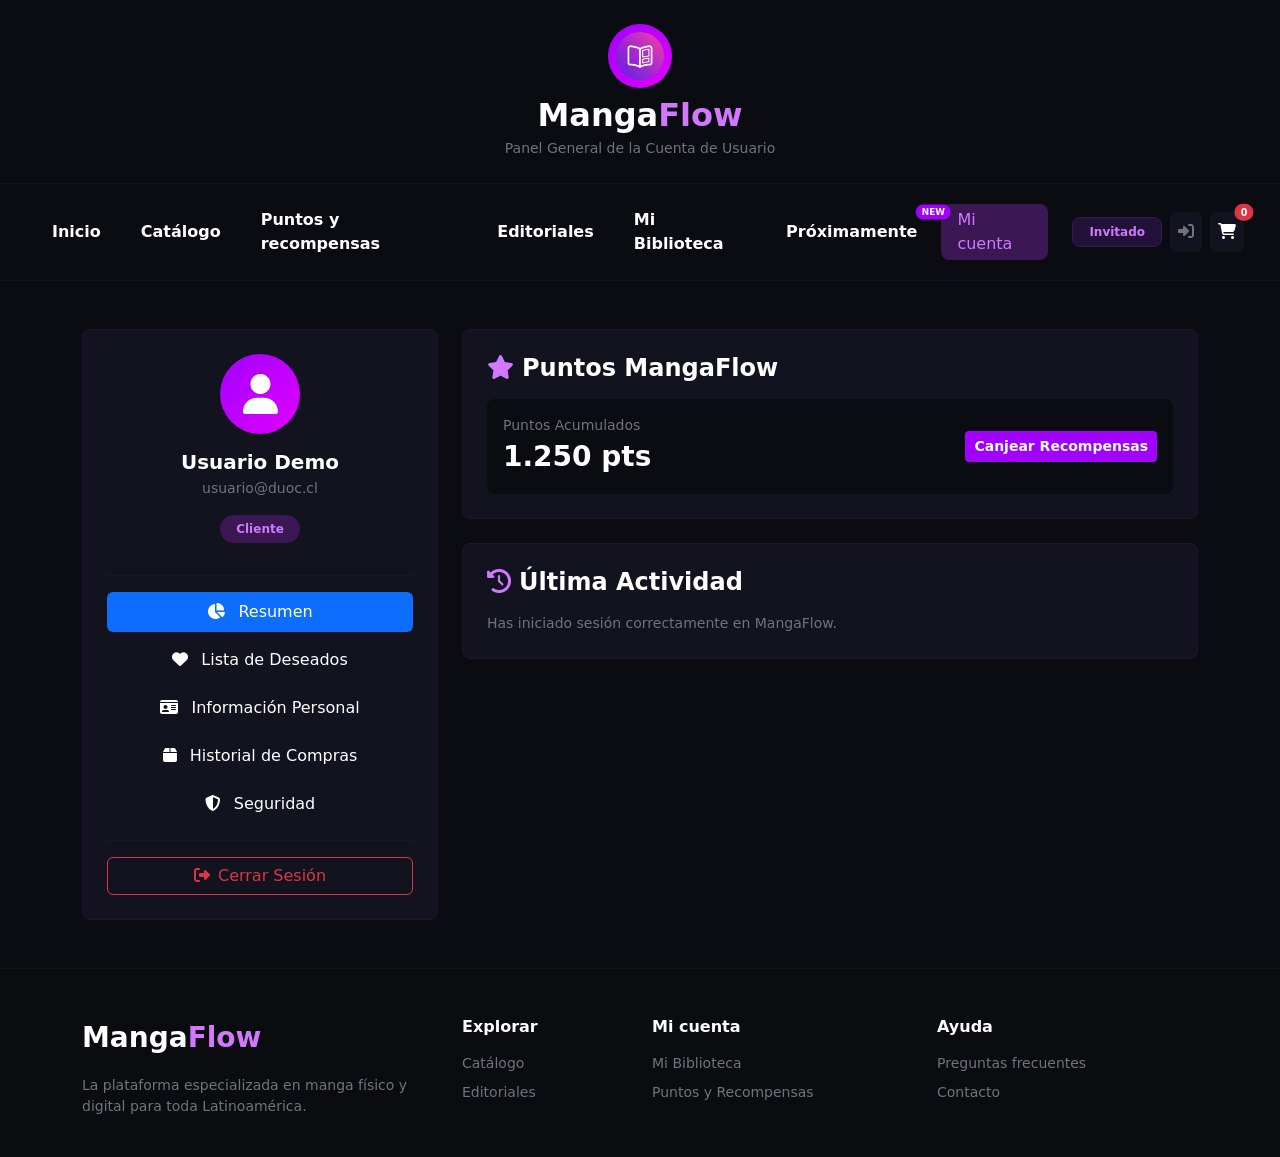
<file: cuenta/cuenta.html>
<!DOCTYPE html>
<html lang="es">
<head>
  <meta charset="UTF-8" />
  <meta name="viewport" content="width=device-width, initial-scale=1.0" />
  <title>MangaFlow - Mi Cuenta</title>
  <link href="https://cdn.jsdelivr.net/npm/bootstrap@5.3.3/dist/css/bootstrap.min.css" rel="stylesheet" />
  <link rel="stylesheet" href="https://cdnjs.cloudflare.com/ajax/libs/font-awesome/6.5.1/css/all.min.css" />
  <link rel="stylesheet" href="../styles.css" />
</head>
<body>

  
  <header class="text-center py-4 border-bottom border-secondary border-opacity-10" style="background-color: #0b0b12;">
    <div class="container">
      <a href="../index.html" class="text-decoration-none">
        <div class="d-flex justify-content-center align-items-center mb-2">
          <div class="rounded-circle p-3 d-inline-flex align-items-center justify-content-center" style="background: linear-gradient(135deg, #a100ff, #e100ff); width: 64px; height: 64px;">
            <img src="../images/logo/logoMangaFlow.png" alt="MangaFlow Logo" class="rounded-circle" style="width: 48px; height: 48px; object-fit: cover;" onerror="this.outerHTML='<i class=\'fa-solid fa-book-open text-white fs-3\'></i>';" />
          </div>
        </div>
        <h1 class="fs-2 fw-bold text-white mb-1">Manga<span style="color: #d178ff;">Flow</span></h1>
      </a>
      <p class="text-secondary small mb-0">Panel General de la Cuenta de Usuario</p>
    </div>
  </header>

  
  <nav class="navbar navbar-expand-lg navbar-dark border-bottom border-secondary border-opacity-10 px-4 py-3 sticky-top z-3" style="background-color: #0b0b12;">
    <div class="container-fluid justify-content-center">

      <button class="navbar-toggler" type="button" data-bs-toggle="collapse" data-bs-target="#navbarNav">
        <span class="navbar-toggler-icon"></span>
      </button>

      <div class="collapse navbar-collapse justify-content-center" id="navbarNav">
        <ul class="navbar-nav align-items-center gap-2 me-lg-4">
          <li class="nav-item"><a class="nav-link px-3 text-white fw-semibold" href="../index.html">Inicio</a></li>
          <li class="nav-item"><a class="nav-link px-3 text-white fw-semibold" href="../catalogo/catalogo.html">Catálogo</a></li>
          <li class="nav-item"><a class="nav-link px-3 text-white fw-semibold" href="../puntos/puntos.html">Puntos y recompensas</a></li>
          <li class="nav-item"><a class="nav-link px-3 text-white fw-semibold" href="../editoriales/editoriales.html">Editoriales</a></li>
          <li class="nav-item"><a class="nav-link px-3 text-white fw-semibold" href="../biblioteca/biblioteca.html">Mi Biblioteca</a></li>
          <li class="nav-item position-relative">
            <a class="nav-link px-3 text-white fw-semibold" href="../proximamente/proximamente.html">Próximamente
              <span class="badge position-absolute top-0 start-100 translate-middle rounded-pill" style="font-size: 0.55rem; background-color: #a100ff;">NEW</span>
            </a>
          </li>
          <li class="nav-item"><a class="nav-link active px-3 py-1 rounded-3" style="background-color: #3b1754; color: #d178ff !important;" href="./cuenta.html">Mi cuenta</a></li>
        </ul>

        <div class="d-flex align-items-center gap-2 mt-3 mt-lg-0">
          <span id="user-badge" class="badge px-3 py-2 rounded-3" style="background-color: #231238; color: #d178ff; border: 1px solid #3b1754;">Usuario</span>
          <a id="user-action-btn" href="../login.html" class="btn btn-dark border-0 p-2 text-secondary" style="background-color: #12131f;"><i class="fa-solid fa-right-to-bracket"></i></a>
          <a href="../carrito/carrito.html" class="btn btn-dark border-0 p-2 text-white position-relative" style="background-color: #12131f;">
            <i class="fa-solid fa-cart-shopping"></i>
            <span id="cart-count" class="position-absolute top-0 start-100 translate-middle badge rounded-pill bg-danger" style="font-size: 0.6rem;">0</span>
          </a>
        </div>
      </div>
    </div>
  </nav>

  
  <div class="container my-5">
    <div class="row g-4">
      
      
      <div class="col-lg-4">
        <div class="p-4 rounded-3 text-center" style="background-color: #12131f; border: 1px solid #231238;">
          <div class="mb-3">
            <div class="rounded-circle p-2 d-inline-flex align-items-center justify-content-center" style="background: linear-gradient(135deg, #a100ff, #e100ff); width: 80px; height: 80px;">
              <i class="fa-solid fa-user text-white fs-1"></i>
            </div>
          </div>
          <h5 id="account-name" class="text-white fw-bold mb-1">Usuario Demo</h5>
          <p id="account-email" class="text-secondary small mb-3">usuario@duoc.cl</p>
          <span id="account-role" class="badge px-3 py-2 rounded-pill mb-3" style="background-color: #3b1754; color: #d178ff;">Cliente</span>
          
          <hr class="border-secondary border-opacity-25 my-3" />
          
          <div class="nav flex-column nav-pills gap-2 text-start" role="tablist">
            <button class="nav-link active text-white" id="tab-resumen-btn" data-bs-toggle="pill" data-bs-target="#tab-resumen" type="button"><i class="fa-solid fa-chart-pie me-2"></i> Resumen</button>
            <button class="nav-link text-white" id="tab-deseados-btn" data-bs-toggle="pill" data-bs-target="#tab-deseados" type="button"><i class="fa-solid fa-heart me-2"></i> Lista de Deseados</button>
            <button class="nav-link text-white" id="tab-info-btn" data-bs-toggle="pill" data-bs-target="#tab-info" type="button"><i class="fa-solid fa-id-card me-2"></i> Información Personal</button>
            <button class="nav-link text-white" id="tab-pedidos-btn" data-bs-toggle="pill" data-bs-target="#tab-pedidos" type="button"><i class="fa-solid fa-box me-2"></i> Historial de Compras</button>
            <button class="nav-link text-white" id="tab-seguridad-btn" data-bs-toggle="pill" data-bs-target="#tab-seguridad" type="button"><i class="fa-solid fa-shield-halved me-2"></i> Seguridad</button>
          </div>

          <hr class="border-secondary border-opacity-25 my-3" />
          <button id="logout-btn" class="btn btn-outline-danger w-100"><i class="fa-solid fa-right-from-bracket me-2"></i>Cerrar Sesión</button>
        </div>
      </div>

      
      <div class="col-lg-8">
        <div class="tab-content">
          
          
          <div class="tab-pane fade show active" id="tab-resumen">
            <div class="p-4 rounded-3 mb-4" style="background-color: #12131f; border: 1px solid #231238;">
              <h4 class="text-white fw-bold mb-3"><i class="fa-solid fa-star text-accent me-2" style="color: #d178ff;"></i>Puntos MangaFlow</h4>
              <div class="d-flex align-items-center justify-content-between p-3 rounded-3" style="background-color: #0b0b12;">
                <div>
                  <span class="text-secondary small d-block">Puntos Acumulados</span>
                  <span id="account-points" class="fs-3 fw-bold text-white">1.250 pts</span>
                </div>
                <a href="../puntos/puntos.html" class="btn btn-sm text-white fw-bold" style="background-color: #a100ff;">Canjear Recompensas</a>
              </div>
            </div>

            <div class="p-4 rounded-3" style="background-color: #12131f; border: 1px solid #231238;">
              <h4 class="text-white fw-bold mb-3"><i class="fa-solid fa-clock-rotate-left text-accent me-2" style="color: #d178ff;"></i>Última Actividad</h4>
              <p class="text-secondary small mb-0">Has iniciado sesión correctamente en MangaFlow.</p>
            </div>
          </div>

          
          <div class="tab-pane fade" id="tab-deseados">
            <div class="p-4 rounded-3" style="background-color: #12131f; border: 1px solid #231238;">
              <h4 class="text-white fw-bold mb-4"><i class="fa-solid fa-heart me-2" style="color: #d178ff;"></i>Mi Lista de Deseados</h4>
              <div id="wishlist-container" class="row row-cols-1 row-cols-sm-2 g-3">
                
              </div>
            </div>
          </div>

          
          <div class="tab-pane fade" id="tab-info">
            <div class="p-4 rounded-3" style="background-color: #12131f; border: 1px solid #231238;">
              <h4 class="text-white fw-bold mb-4"><i class="fa-solid fa-user-gear me-2" style="color: #d178ff;"></i>Editar Información</h4>
              <form id="profile-form">
                <div class="row g-3">
                  <div class="col-md-6">
                    <label class="form-label text-secondary small">Nombre Completo</label>
                    <input type="text" class="form-control bg-dark text-white border-secondary border-opacity-25" id="input-nombre" value="Usuario Demo">
                  </div>
                  <div class="col-md-6">
                    <label class="form-label text-secondary small">Correo Electrónico</label>
                    <input type="email" class="form-control bg-dark text-white border-secondary border-opacity-25" id="input-email" value="usuario@duoc.cl" readonly>
                  </div>
                  <div class="col-md-6">
                    <label class="form-label text-secondary small">Teléfono</label>
                    <input type="tel" class="form-control bg-dark text-white border-secondary border-opacity-25" id="input-telefono" placeholder="+56 9 1234 5678">
                  </div>
                  <div class="col-md-6">
                    <label class="form-label text-secondary small">RUT</label>
                    <input type="text" class="form-control bg-dark text-white border-secondary border-opacity-25" id="input-rut" value="12345678-9" readonly>
                  </div>
                  <div class="col-12 mt-4">
                    <button type="submit" class="btn px-4 text-white fw-bold" style="background: #a100ff; border: none;">Guardar Cambios</button>
                  </div>
                </div>
              </form>
            </div>
          </div>

          
          <div class="tab-pane fade" id="tab-pedidos">
            <div class="p-4 rounded-3" style="background-color: #12131f; border: 1px solid #231238;">
              <h4 class="text-white fw-bold mb-4"><i class="fa-solid fa-receipt me-2" style="color: #d178ff;"></i>Historial de Compras</h4>
              <div class="table-responsive">
                <table class="table table-dark table-hover align-middle mb-0">
                  <thead>
                    <tr>
                      <th scope="col"># Orden</th>
                      <th scope="col">Fecha</th>
                      <th scope="col">Estado</th>
                      <th scope="col">Total</th>
                    </tr>
                  </thead>
                  <tbody>
                    <tr>
                      <td>#MF-1024</td>
                      <td>05/03/2026</td>
                      <td><span class="badge bg-success">Entregado</span></td>
                      <td>$18.000 CLP</td>
                    </tr>
                    <tr>
                      <td>#MF-0981</td>
                      <td>12/02/2026</td>
                      <td><span class="badge bg-success">Entregado</span></td>
                      <td>$12.000 CLP</td>
                    </tr>
                  </tbody>
                </table>
              </div>
            </div>
          </div>

          
          <div class="tab-pane fade" id="tab-seguridad">
            <div class="p-4 rounded-3" style="background-color: #12131f; border: 1px solid #231238;">
              <h4 class="text-white fw-bold mb-4"><i class="fa-solid fa-shield-halved me-2" style="color: #d178ff;"></i>Cambiar Contraseña</h4>
              <form id="password-form">
                <div class="mb-3">
                  <label class="form-label text-secondary small">Contraseña Actual</label>
                  <input type="password" class="form-control bg-dark text-white border-secondary border-opacity-25" required>
                </div>
                <div class="mb-3">
                  <label class="form-label text-secondary small">Nueva Contraseña</label>
                  <input type="password" class="form-control bg-dark text-white border-secondary border-opacity-25" required>
                </div>
                <div class="mb-3">
                  <label class="form-label text-secondary small">Confirmar Nueva Contraseña</label>
                  <input type="password" class="form-control bg-dark text-white border-secondary border-opacity-25" required>
                </div>
                <button type="submit" class="btn px-4 text-white fw-bold" style="background: #a100ff; border: none;">Actualizar Contraseña</button>
              </form>
            </div>
          </div>

        </div>
      </div>

    </div>
  </div>

  <footer class="footer-custom border-top border-secondary border-opacity-10 mt-5 pt-5 pb-4" style="background-color: #0b0c10;">
    <div class="container">
      <div class="row g-4">
        <div class="col-12 col-md-4">
          <a class="brand-logo d-flex align-items-center gap-2 text-decoration-none mb-3" href="../index.html">
            <span class="fs-3 fw-bold text-white">Manga<span style="color: #d178ff;">Flow</span></span>
          </a>
          <p class="text-secondary small pe-md-4">La plataforma especializada en manga físico y digital para toda Latinoamérica.</p>
        </div>

        <div class="col-6 col-md-2">
          <h6 class="fw-bold text-white mb-3">Explorar</h6>
          <ul class="list-unstyled text-secondary small d-flex flex-column gap-2 mb-0">
            <li><a href="../catalogo/catalogo.html" class="text-secondary text-decoration-none hover-white">Catálogo</a></li>
            <li><a href="../editoriales/editoriales.html" class="text-secondary text-decoration-none hover-white">Editoriales</a></li>
          </ul>
        </div>

        <div class="col-6 col-md-3">
          <h6 class="fw-bold text-white mb-3">Mi cuenta</h6>
          <ul class="list-unstyled text-secondary small d-flex flex-column gap-2 mb-0">
            <li><a href="../biblioteca/biblioteca.html" class="text-secondary text-decoration-none hover-white">Mi Biblioteca</a></li>
            <li><a href="../puntos/puntos.html" class="text-secondary text-decoration-none hover-white">Puntos y Recompensas</a></li>
          </ul>
        </div>

        <div class="col-12 col-md-3">
          <h6 class="fw-bold text-white mb-3">Ayuda</h6>
          <ul class="list-unstyled text-secondary small d-flex flex-column gap-2 mb-0">
            <li><a href="#" class="text-secondary text-decoration-none hover-white">Preguntas frecuentes</a></li>
            <li><a href="#" class="text-secondary text-decoration-none hover-white">Contacto</a></li>
          </ul>
        </div>
      </div>
    </div>
  </footer>

  <script src="https://cdn.jsdelivr.net/npm/bootstrap@5.3.3/dist/js/bootstrap.bundle.min.js"></script>
  <script src="../main.js"></script>
  <script src="cuenta.js"></script>
</body>
</html>
</file>
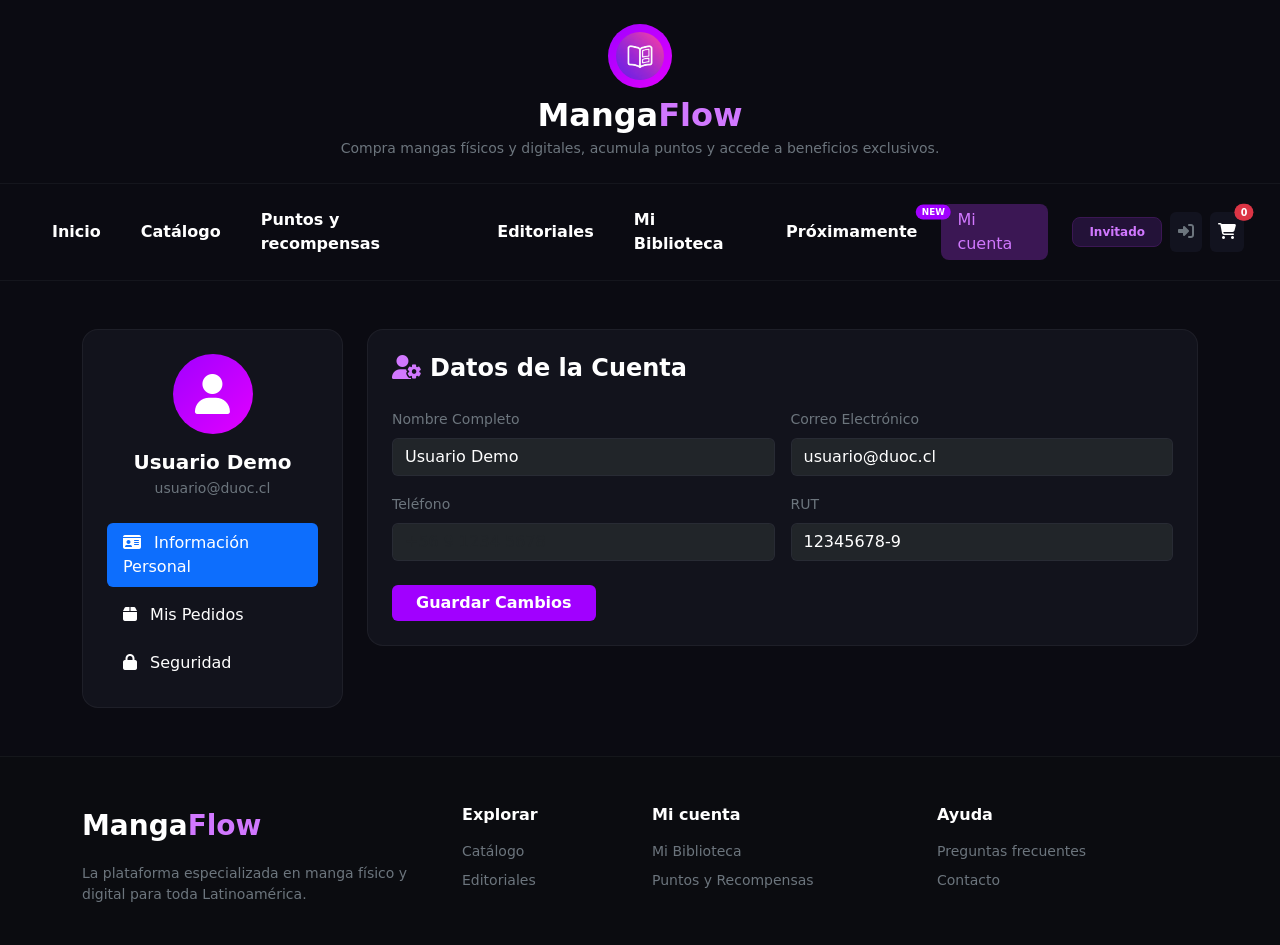
<file: cuenta/perfil.html>
<!DOCTYPE html>
<html lang="es">
<head>
  <meta charset="UTF-8" />
  <meta name="viewport" content="width=device-width, initial-scale=1.0" />
  <title>MangaFlow - Mi Perfil</title>
  <link href="https://cdn.jsdelivr.net/npm/bootstrap@5.3.3/dist/css/bootstrap.min.css" rel="stylesheet" />
  <link rel="stylesheet" href="https://cdnjs.cloudflare.com/ajax/libs/font-awesome/6.5.1/css/all.min.css" />
  <link rel="stylesheet" href="../styles.css" />
</head>
<body>

  
  <header class="text-center py-4 border-bottom border-secondary border-opacity-10" style="background-color: #0b0b12;">
    <div class="container">
      <a href="../index.html" class="text-decoration-none">
        <div class="d-flex justify-content-center align-items-center mb-2">
          <div class="rounded-circle p-3 d-inline-flex align-items-center justify-content-center" style="background: linear-gradient(135deg, #a100ff, #e100ff); width: 64px; height: 64px;">
            <img src="../images/logo/logoMangaFlow.png" alt="MangaFlow Logo" class="rounded-circle" style="width: 48px; height: 48px; object-fit: cover;" onerror="this.outerHTML='<i class=\'fa-solid fa-book-open text-white fs-3\'></i>';" />
          </div>
        </div>
        <h1 class="fs-2 fw-bold text-white mb-1">Manga<span style="color: #d178ff;">Flow</span></h1>
      </a>
      <p class="text-secondary small mb-0">Compra mangas físicos y digitales, acumula puntos y accede a beneficios exclusivos.</p>
    </div>
  </header>

  
  <nav class="navbar navbar-expand-lg navbar-dark border-bottom border-secondary border-opacity-10 px-4 py-3 sticky-top z-3" style="background-color: #0b0b12;">
    <div class="container-fluid justify-content-center">

      <button class="navbar-toggler" type="button" data-bs-toggle="collapse" data-bs-target="#navbarNav">
        <span class="navbar-toggler-icon"></span>
      </button>

      <div class="collapse navbar-collapse justify-content-center" id="navbarNav">
        <ul class="navbar-nav align-items-center gap-2 me-lg-4">
          <li class="nav-item"><a class="nav-link px-3 text-white fw-semibold" href="../index.html">Inicio</a></li>
          <li class="nav-item"><a class="nav-link px-3 text-white fw-semibold" href="../catalogo/catalogo.html">Catálogo</a></li>
          <li class="nav-item"><a class="nav-link px-3 text-white fw-semibold" href="../puntos/puntos.html">Puntos y recompensas</a></li>
          <li class="nav-item"><a class="nav-link px-3 text-white fw-semibold" href="../editoriales/editoriales.html">Editoriales</a></li>
          <li class="nav-item"><a class="nav-link px-3 text-white fw-semibold" href="../biblioteca/biblioteca.html">Mi Biblioteca</a></li>
          <li class="nav-item position-relative">
            <a class="nav-link px-3 text-white fw-semibold" href="#">Próximamente
              <span class="badge position-absolute top-0 start-100 translate-middle rounded-pill" style="font-size: 0.55rem; background-color: #a100ff;">NEW</span>
            </a>
          </li>
          <li class="nav-item"><a class="nav-link active px-3 py-1 rounded-3" style="background-color: #3b1754; color: #d178ff !important;" href="./perfil.html">Mi cuenta</a></li>
        </ul>

        <div class="d-flex align-items-center gap-2 mt-3 mt-lg-0">
          <span id="user-badge" class="badge px-3 py-2 rounded-3" style="background-color: #231238; color: #d178ff; border: 1px solid #3b1754;">Usuario</span>
          <a id="user-action-btn" href="../login.html" class="btn btn-dark border-0 p-2 text-secondary" style="background-color: #12131f;" title="Cerrar sesión"><i class="fa-solid fa-right-from-bracket"></i></a>
          <a href="../carrito/carrito.html" class="btn btn-dark border-0 p-2 text-white position-relative" style="background-color: #12131f;">
            <i class="fa-solid fa-cart-shopping"></i>
            <span id="cart-count" class="position-absolute top-0 start-100 translate-middle badge rounded-pill bg-danger" style="font-size: 0.6rem;">0</span>
          </a>
        </div>
      </div>
    </div>
  </nav>

  
  <div class="container my-5">
    <div class="row g-4">
      
      
      <div class="col-lg-3">
        <div class="card-panel p-4" style="background-color: #12131c; border-radius: 16px; border: 1px solid rgba(255,255,255,0.05);">
          <div class="text-center mb-4">
            <div class="rounded-circle p-2 d-inline-flex align-items-center justify-content-center mb-3" style="background: linear-gradient(135deg, #a100ff, #e100ff); width: 80px; height: 80px;">
              <i class="fa-solid fa-user text-white fs-1"></i>
            </div>
            <h5 class="text-white fw-bold mb-1" id="profile-name">Usuario Demo</h5>
            <p class="text-secondary small mb-0" id="profile-email">usuario@duoc.cl</p>
          </div>
          
          <div class="nav flex-column nav-pills gap-2" role="tablist">
            <button class="nav-link active text-start px-3 py-2 text-white" id="tab-info-btn" data-bs-toggle="pill" data-bs-target="#tab-info" type="button"><i class="fa-solid fa-id-card me-2"></i> Información Personal</button>
            <button class="nav-link text-start px-3 py-2 text-white" id="tab-pedidos-btn" data-bs-toggle="pill" data-bs-target="#tab-pedidos" type="button"><i class="fa-solid fa-box me-2"></i> Mis Pedidos</button>
            <button class="nav-link text-start px-3 py-2 text-white" id="tab-seguridad-btn" data-bs-toggle="pill" data-bs-target="#tab-seguridad" type="button"><i class="fa-solid fa-lock me-2"></i> Seguridad</button>
          </div>
        </div>
      </div>

      
      <div class="col-lg-9">
        <div class="tab-content">
          
          
          <div class="tab-pane fade show active" id="tab-info">
            <div class="card-panel p-4" style="background-color: #12131c; border-radius: 16px; border: 1px solid rgba(255,255,255,0.05);">
              <h4 class="text-white fw-bold mb-4"><i class="fa-solid fa-user-gear me-2" style="color: #d178ff;"></i>Datos de la Cuenta</h4>
              
              <form id="profile-form">
                <div class="row g-3">
                  <div class="col-md-6">
                    <label class="form-label text-secondary small">Nombre Completo</label>
                    <input type="text" class="form-control bg-dark text-white border-secondary border-opacity-25" id="input-nombre" value="Usuario Demo">
                  </div>
                  <div class="col-md-6">
                    <label class="form-label text-secondary small">Correo Electrónico</label>
                    <input type="email" class="form-control bg-dark text-white border-secondary border-opacity-25" id="input-email" value="usuario@duoc.cl" readonly>
                  </div>
                  <div class="col-md-6">
                    <label class="form-label text-secondary small">Teléfono</label>
                    <input type="tel" class="form-control bg-dark text-white border-secondary border-opacity-25" id="input-telefono" placeholder="+56 9 1234 5678">
                  </div>
                  <div class="col-md-6">
                    <label class="form-label text-secondary small">RUT</label>
                    <input type="text" class="form-control bg-dark text-white border-secondary border-opacity-25" id="input-rut" value="12345678-9" readonly>
                  </div>
                  <div class="col-12 mt-4">
                    <button type="submit" class="btn px-4 text-white fw-bold" style="background: #a100ff; border: none;">Guardar Cambios</button>
                  </div>
                </div>
              </form>
            </div>
          </div>

          
          <div class="tab-pane fade" id="tab-pedidos">
            <div class="card-panel p-4" style="background-color: #12131c; border-radius: 16px; border: 1px solid rgba(255,255,255,0.05);">
              <h4 class="text-white fw-bold mb-4"><i class="fa-solid fa-receipt me-2" style="color: #d178ff;"></i>Historial de Pedidos</h4>
              <div class="table-responsive">
                <table class="table table-dark table-hover align-middle">
                  <thead>
                    <tr>
                      <th scope="col"># Orden</th>
                      <th scope="col">Fecha</th>
                      <th scope="col">Estado</th>
                      <th scope="col">Total</th>
                    </tr>
                  </thead>
                  <tbody>
                    <tr>
                      <td>#MF-1024</td>
                      <td>05/03/2026</td>
                      <td><span class="badge bg-success">Entregado</span></td>
                      <td>$18.000 CLP</td>
                    </tr>
                    <tr>
                      <td>#MF-0981</td>
                      <td>12/02/2026</td>
                      <td><span class="badge bg-success">Entregado</span></td>
                      <td>$12.000 CLP</td>
                    </tr>
                  </tbody>
                </table>
              </div>
            </div>
          </div>

          
          <div class="tab-pane fade" id="tab-seguridad">
            <div class="card-panel p-4" style="background-color: #12131c; border-radius: 16px; border: 1px solid rgba(255,255,255,0.05);">
              <h4 class="text-white fw-bold mb-4"><i class="fa-solid fa-shield-halved me-2" style="color: #d178ff;"></i>Cambiar Contraseña</h4>
              <form id="password-form">
                <div class="mb-3">
                  <label class="form-label text-secondary small">Contraseña Actual</label>
                  <input type="password" class="form-control bg-dark text-white border-secondary border-opacity-25" required>
                </div>
                <div class="mb-3">
                  <label class="form-label text-secondary small">Nueva Contraseña</label>
                  <input type="password" class="form-control bg-dark text-white border-secondary border-opacity-25" required>
                </div>
                <div class="mb-3">
                  <label class="form-label text-secondary small">Confirmar Nueva Contraseña</label>
                  <input type="password" class="form-control bg-dark text-white border-secondary border-opacity-25" required>
                </div>
                <button type="submit" class="btn px-4 text-white fw-bold" style="background: #a100ff; border: none;">Actualizar Contraseña</button>
              </form>
            </div>
          </div>

        </div>
      </div>

    </div>
  </div>

  
  <footer class="footer-custom border-top border-secondary border-opacity-10 mt-5 pt-5 pb-4" style="background-color: #0b0c10;">
    <div class="container">
      <div class="row g-4">
        <div class="col-12 col-md-4">
          <a class="brand-logo d-flex align-items-center gap-2 text-decoration-none mb-3" href="../index.html">
            <span class="fs-3 fw-bold text-white">Manga<span style="color: #d178ff;">Flow</span></span>
          </a>
          <p class="text-secondary small pe-md-4">La plataforma especializada en manga físico y digital para toda Latinoamérica.</p>
        </div>

        <div class="col-6 col-md-2">
          <h6 class="fw-bold text-white mb-3">Explorar</h6>
          <ul class="list-unstyled text-secondary small d-flex flex-column gap-2 mb-0">
            <li><a href="../catalogo/catalogo.html" class="text-secondary text-decoration-none hover-white">Catálogo</a></li>
            <li><a href="../editoriales/editoriales.html" class="text-secondary text-decoration-none hover-white">Editoriales</a></li>
          </ul>
        </div>

        <div class="col-6 col-md-3">
          <h6 class="fw-bold text-white mb-3">Mi cuenta</h6>
          <ul class="list-unstyled text-secondary small d-flex flex-column gap-2 mb-0">
            <li><a href="../biblioteca/biblioteca.html" class="text-secondary text-decoration-none hover-white">Mi Biblioteca</a></li>
            <li><a href="../puntos/puntos.html" class="text-secondary text-decoration-none hover-white">Puntos y Recompensas</a></li>
          </ul>
        </div>

        <div class="col-12 col-md-3">
          <h6 class="fw-bold text-white mb-3">Ayuda</h6>
          <ul class="list-unstyled text-secondary small d-flex flex-column gap-2 mb-0">
            <li><a href="#" class="text-secondary text-decoration-none hover-white">Preguntas frecuentes</a></li>
            <li><a href="#" class="text-secondary text-decoration-none hover-white">Contacto</a></li>
          </ul>
        </div>
      </div>
    </div>
  </footer>

  <script src="https://cdn.jsdelivr.net/npm/bootstrap@5.3.3/dist/js/bootstrap.bundle.min.js"></script>
  <script src="../main.js"></script>
</body>
</html>
</file>
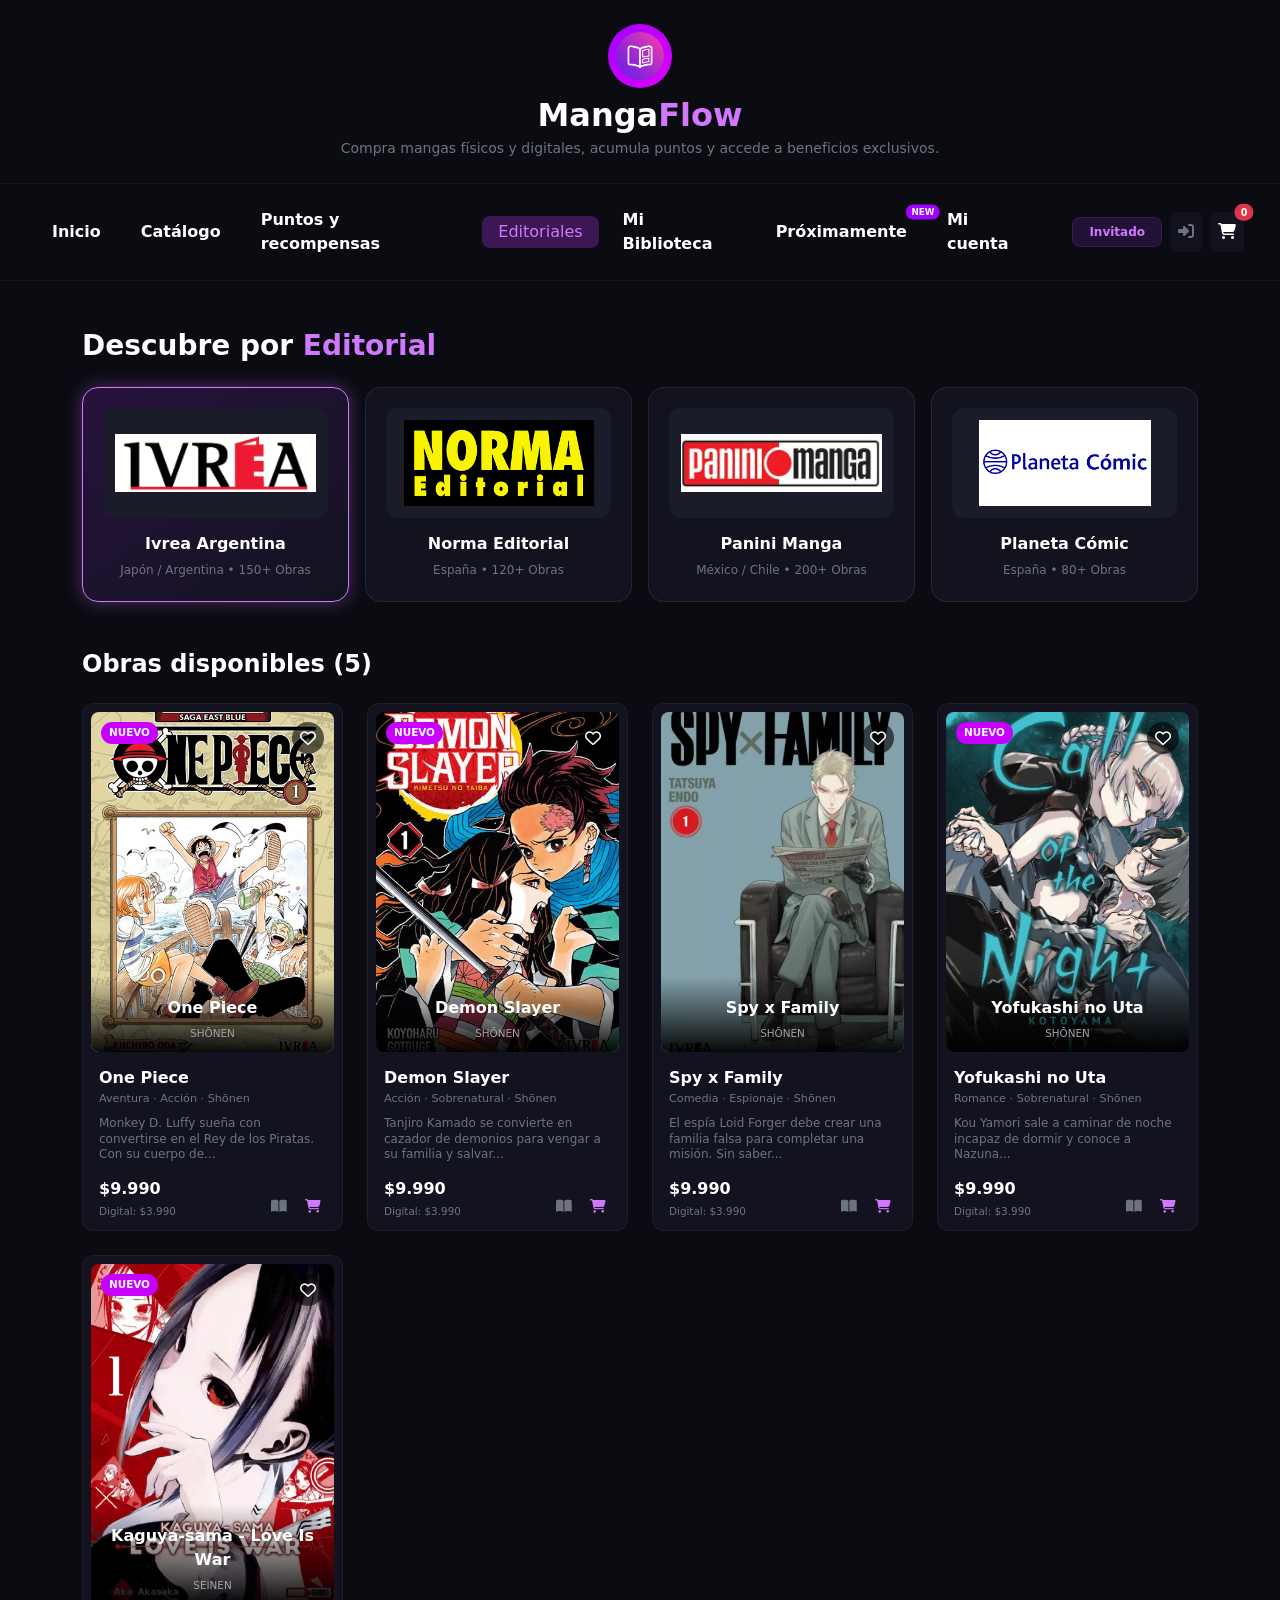
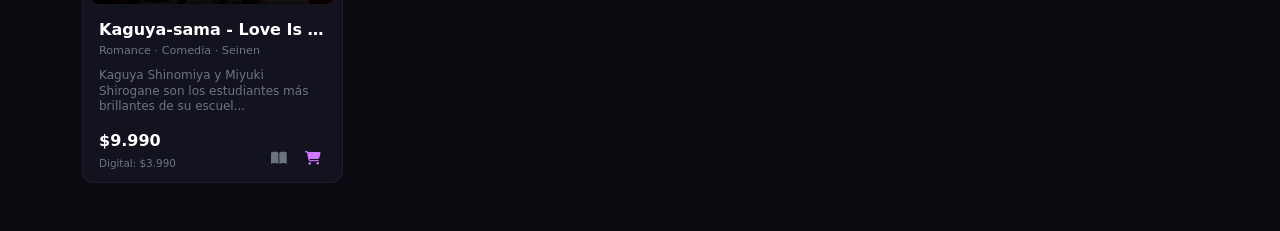
<file: editoriales/editoriales.html>
<!DOCTYPE html>
<html lang="es">
<head>
  <meta charset="UTF-8" />
  <meta name="viewport" content="width=device-width, initial-scale=1.0" />
  <title>MangaFlow - Editoriales</title>
  <link href="https://cdn.jsdelivr.net/npm/bootstrap@5.3.3/dist/css/bootstrap.min.css" rel="stylesheet" />
  <link rel="stylesheet" href="https://cdnjs.cloudflare.com/ajax/libs/font-awesome/6.5.1/css/all.min.css" />
  <link rel="stylesheet" href="../styles.css" />
</head>
<body>

  
  <header class="text-center py-4 border-bottom border-secondary border-opacity-10" style="background-color: #0b0b12;">
    <div class="container">
      <a href="../index.html" class="text-decoration-none d-inline-block">
        <div class="d-flex justify-content-center align-items-center mb-2">
          <div class="rounded-circle p-3 d-inline-flex align-items-center justify-content-center" style="background: linear-gradient(135deg, #a100ff, #e100ff); width: 64px; height: 64px;">
            <img src="../images/logo/logoMangaFlow.png" alt="MangaFlow Logo" class="rounded-circle" style="width: 48px; height: 48px; object-fit: cover;" onerror="this.outerHTML='<i class=\'fa-solid fa-book-open text-white fs-3\'></i>';" />
          </div>
        </div>
        <h1 class="fs-2 fw-bold text-white mb-1">Manga<span style="color: #d178ff;">Flow</span></h1>
      </a>
      <p class="text-secondary small mb-0">Compra mangas físicos y digitales, acumula puntos y accede a beneficios exclusivos.</p>
    </div>
  </header>

  
  <nav class="navbar navbar-expand-lg navbar-dark border-bottom border-secondary border-opacity-10 px-4 py-3 sticky-top z-3" style="background-color: #0b0b12;">
    <div class="container-fluid justify-content-center">
      <button class="navbar-toggler" type="button" data-bs-toggle="collapse" data-bs-target="#navbarNav">
        <span class="navbar-toggler-icon"></span>
      </button>
      <div class="collapse navbar-collapse justify-content-center" id="navbarNav">
        <ul class="navbar-nav align-items-center gap-2 me-lg-4">
          <li class="nav-item"><a class="nav-link px-3 text-white fw-semibold" href="../index.html">Inicio</a></li>
          <li class="nav-item"><a class="nav-link px-3 text-white fw-semibold" href="../catalogo/catalogo.html">Catálogo</a></li>
          <li class="nav-item"><a class="nav-link px-3 text-white fw-semibold" href="../puntos/puntos.html">Puntos y recompensas</a></li>
          <li class="nav-item"><a class="nav-link active px-3 py-1 rounded-3" style="background-color: #3b1754; color: #d178ff !important;" href="./editoriales.html">Editoriales</a></li>
          <li class="nav-item"><a class="nav-link px-3 text-white fw-semibold" href="../biblioteca/biblioteca.html">Mi Biblioteca</a></li>
          <li class="nav-item position-relative">
            <a class="nav-link px-3 text-white fw-semibold" href="../proximamente/proximamente.html">Próximamente
              <span class="badge position-absolute top-0 start-100 translate-middle rounded-pill" style="font-size: 0.55rem; background-color: #a100ff;">NEW</span>
            </a>
          </li>
          <li class="nav-item"><a class="nav-link px-3 text-white fw-semibold" href="../cuenta/cuenta.html">Mi cuenta</a></li>
        </ul>

        <div class="d-flex align-items-center gap-2 mt-3 mt-lg-0">
          <span id="user-badge" class="badge px-3 py-2 rounded-3" style="background-color: #231238; color: #d178ff; border: 1px solid #3b1754;">Invitado</span>
          <a id="user-action-btn" href="../login.html" class="btn btn-dark border-0 p-2 text-secondary" style="background-color: #12131f;"><i class="fa-solid fa-right-to-bracket"></i></a>
          <a href="../carrito/carrito.html" class="btn btn-dark border-0 p-2 text-white position-relative" style="background-color: #12131f;">
            <i class="fa-solid fa-cart-shopping"></i>
            <span id="cart-count" class="position-absolute top-0 start-100 translate-middle badge rounded-pill bg-danger" style="font-size: 0.6rem;">0</span>
          </a>
        </div>
      </div>
    </div>
  </nav>

  
  <div class="container my-5">
    
    
    <div class="mb-5">
      <h2 class="fw-bold mb-4 fs-3 text-white">Descubre por <span style="color: #d178ff;">Editorial</span></h2>
      
      
      <div class="row row-cols-1 row-cols-sm-2 row-cols-lg-4 g-3 mb-5" id="publisher-cards">
        
        <div class="col">
          <div class="editorial-card active" data-publisher="Ivrea">
            <div class="editorial-img-wrapper">
              <img src="../images/editoriales/ivrea_argentina.png" alt="Ivrea Argentina" onerror="this.src='https://via.placeholder.com/200x80/1a1c29/d178ff?text=IVREA'; this.onerror=null;" />
            </div>
            <h5 class="fw-bold text-white mb-1 fs-6">Ivrea Argentina</h5>
            <span class="text-secondary extra-small">Japón / Argentina • 150+ Obras</span>
          </div>
        </div>

        <div class="col">
          <div class="editorial-card" data-publisher="Norma">
            <div class="editorial-img-wrapper">
              <img src="../images/editoriales/norma_editorial.png" alt="Norma Editorial" onerror="this.src='https://via.placeholder.com/200x80/1a1c29/d178ff?text=NORMA'; this.onerror=null;" />
            </div>
            <h5 class="fw-bold text-white mb-1 fs-6">Norma Editorial</h5>
            <span class="text-secondary extra-small">España • 120+ Obras</span>
          </div>
        </div>

        <div class="col">
          <div class="editorial-card" data-publisher="Panini">
            <div class="editorial-img-wrapper">
              <img src="../images/editoriales/panini_manga.jpg" alt="Panini Manga" onerror="this.src='https://via.placeholder.com/200x80/1a1c29/d178ff?text=PANINI'; this.onerror=null;" />
            </div>
            <h5 class="fw-bold text-white mb-1 fs-6">Panini Manga</h5>
            <span class="text-secondary extra-small">México / Chile • 200+ Obras</span>
          </div>
        </div>

        <div class="col">
          <div class="editorial-card" data-publisher="Planeta">
            <div class="editorial-img-wrapper">
              <img src="../images/editoriales/planeta_comics.png" alt="Planeta Cómic" onerror="this.src='https://via.placeholder.com/200x80/1a1c29/d178ff?text=PLANETA'; this.onerror=null;" />
            </div>
            <h5 class="fw-bold text-white mb-1 fs-6">Planeta Cómic</h5>
            <span class="text-secondary extra-small">España • 80+ Obras</span>
          </div>
        </div>

      </div>
    </div>

    
    <div class="mb-4">
      <h3 class="fw-bold fs-4 text-white" id="results-title">Obras disponibles (0)</h3>
    </div>

    
    <div id="mangas-grid" class="row row-cols-2 row-cols-md-3 row-cols-lg-4 g-4">
      
    </div>

  </div>

  <script src="https://cdn.jsdelivr.net/npm/bootstrap@5.3.3/dist/js/bootstrap.bundle.min.js"></script>
  <script src="./editoriales.js"></script>
</body>
</html>
</file>
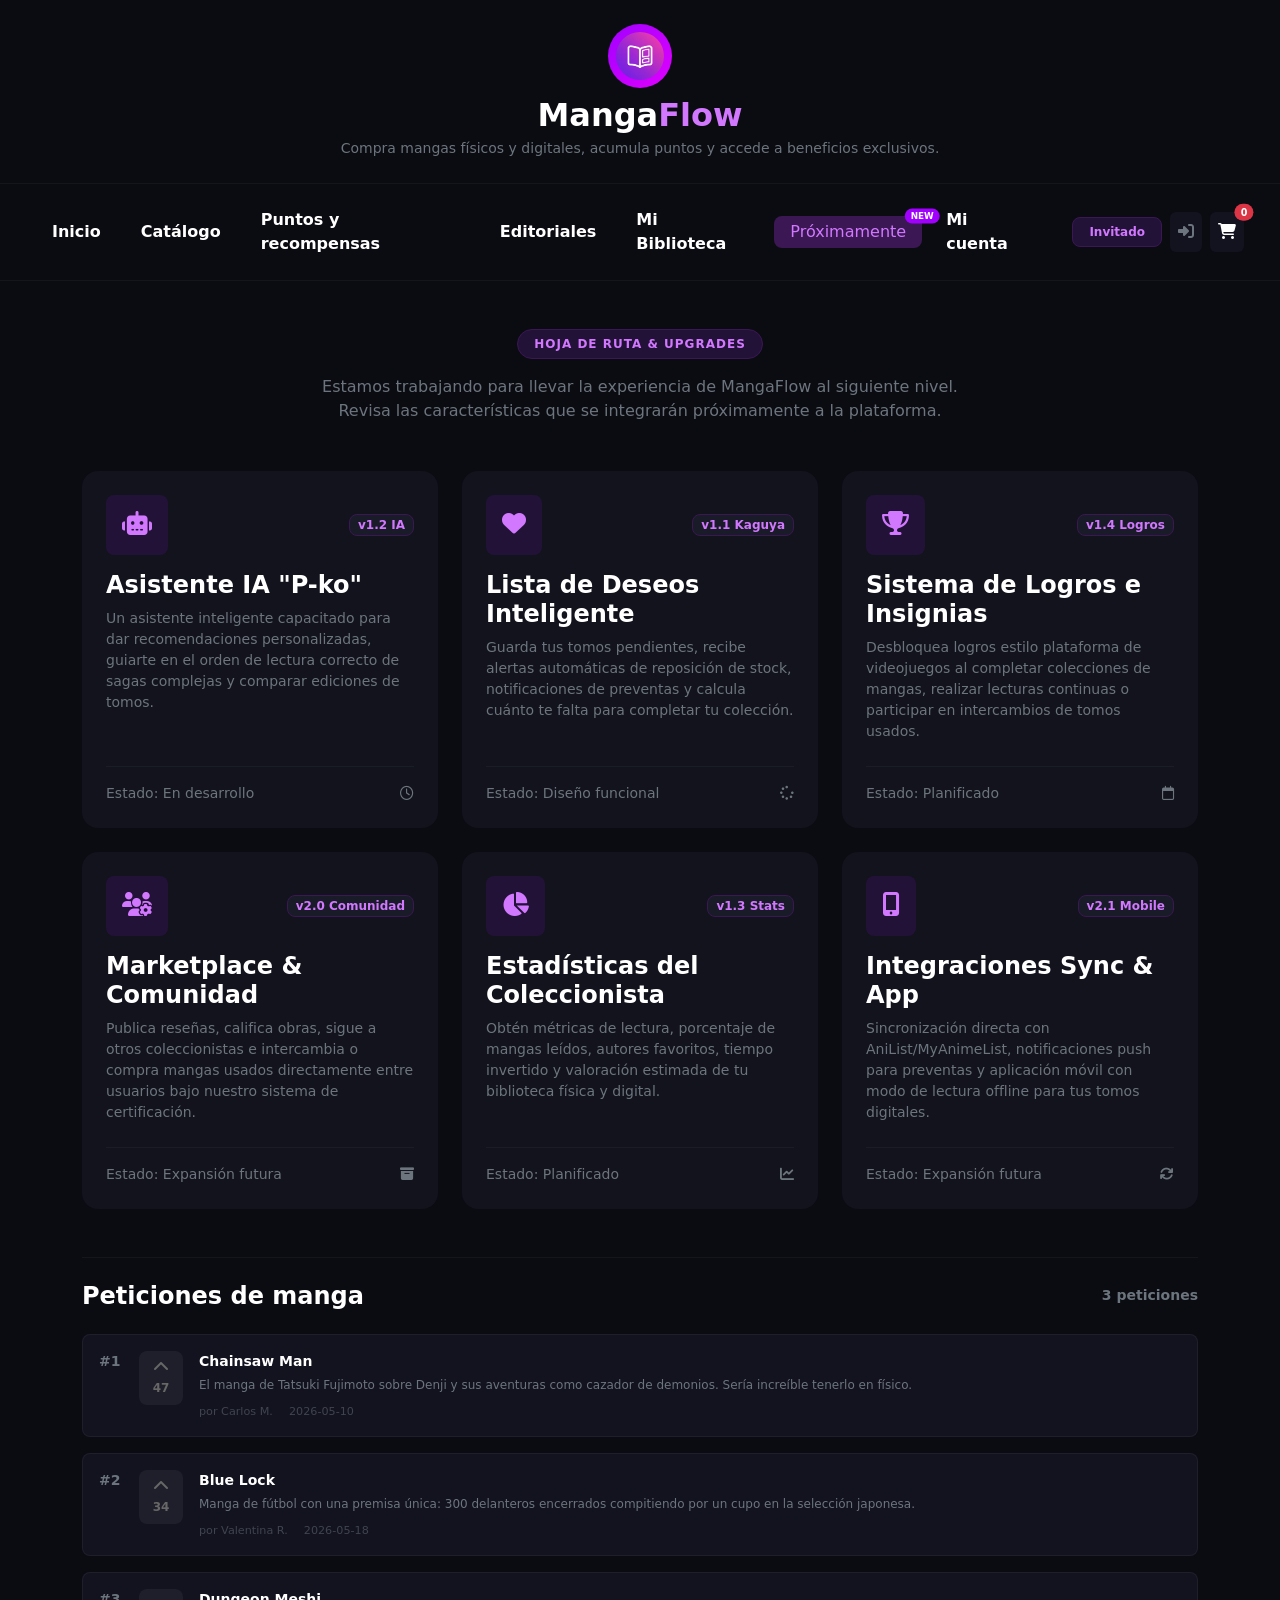
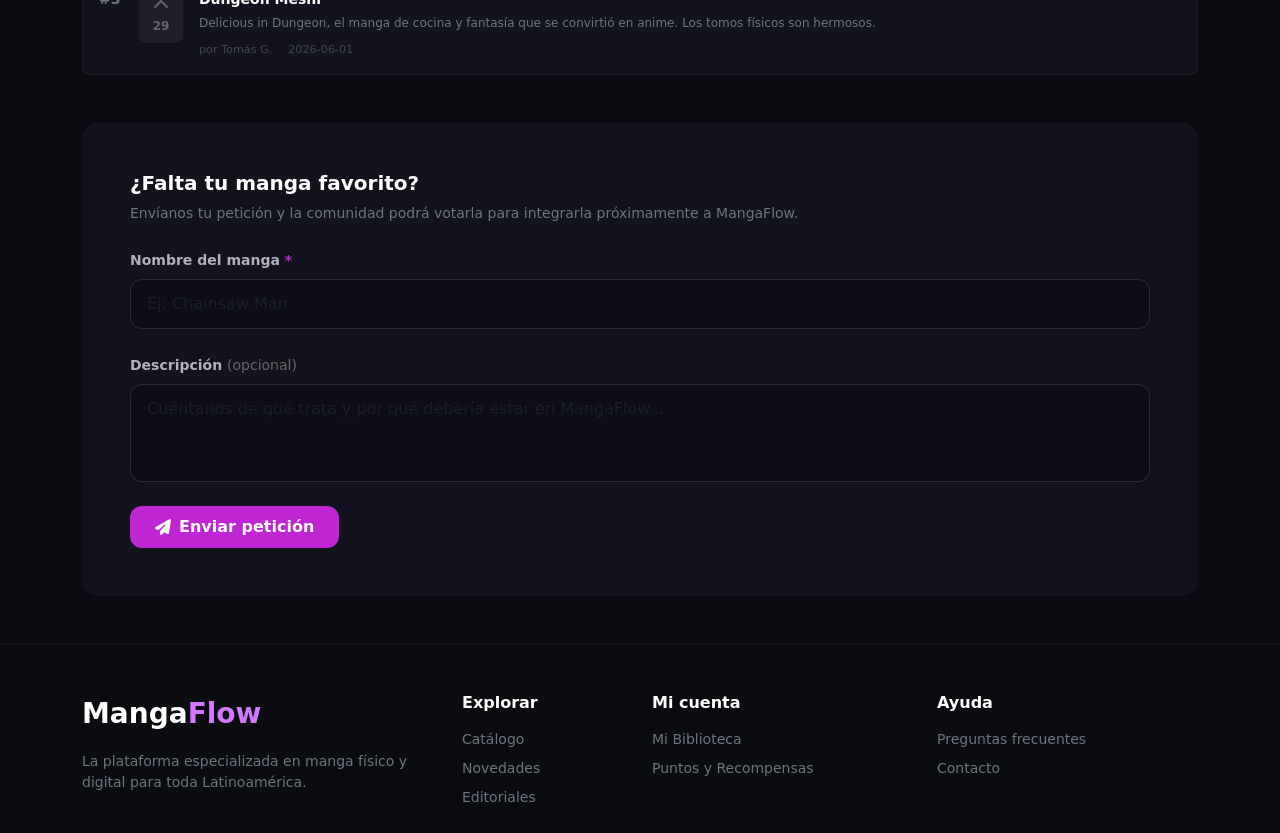
<file: proximamente/proximamente.html>
<!DOCTYPE html>
<html lang="es">
<head>
  <meta charset="UTF-8" />
  <meta name="viewport" content="width=device-width, initial-scale=1.0" />
  <title>MangaFlow - Próximamente</title>
  <link href="https://cdn.jsdelivr.net/npm/bootstrap@5.3.3/dist/css/bootstrap.min.css" rel="stylesheet" />
  <link rel="stylesheet" href="https://cdnjs.cloudflare.com/ajax/libs/font-awesome/6.5.1/css/all.min.css" />
  <link rel="stylesheet" href="../styles.css" />
</head>
<body style="background-color: #0b0b12; color: #ffffff;">

  
  <header class="text-center py-4 border-bottom border-secondary border-opacity-10" style="background-color: #0b0b12;">
    <div class="container">
      <a href="../index.html" class="text-decoration-none">
        <div class="d-flex justify-content-center align-items-center mb-2">
          <div class="rounded-circle p-3 d-inline-flex align-items-center justify-content-center" style="background: linear-gradient(135deg, #a100ff, #e100ff); width: 64px; height: 64px;">
            <img src="../images/logo/logoMangaFlow.png" alt="MangaFlow Logo" class="rounded-circle" style="width: 48px; height: 48px; object-fit: cover;" onerror="this.outerHTML='<i class=\'fa-solid fa-book-open text-white fs-3\'></i>';" />
          </div>
        </div>
        <h1 class="fs-2 fw-bold text-white mb-1">Manga<span style="color: #d178ff;">Flow</span></h1>
      </a>
      <p class="text-secondary small mb-0">Compra mangas físicos y digitales, acumula puntos y accede a beneficios exclusivos.</p>
    </div>
  </header>

  
  <nav class="navbar navbar-expand-lg navbar-dark border-bottom border-secondary border-opacity-10 px-4 py-3 sticky-top z-3" style="background-color: #0b0b12;">
    <div class="container-fluid justify-content-center">

      <button class="navbar-toggler" type="button" data-bs-toggle="collapse" data-bs-target="#navbarNav">
        <span class="navbar-toggler-icon"></span>
      </button>

      <div class="collapse navbar-collapse justify-content-center" id="navbarNav">
        <ul class="navbar-nav align-items-center gap-2 me-lg-4">
          <li class="nav-item"><a class="nav-link px-3 text-white fw-semibold" href="../index.html">Inicio</a></li>
          <li class="nav-item"><a class="nav-link px-3 text-white fw-semibold" href="../catalogo/catalogo.html">Catálogo</a></li>
          <li class="nav-item"><a class="nav-link px-3 text-white fw-semibold" href="../puntos/puntos.html">Puntos y recompensas</a></li>
          <li class="nav-item"><a class="nav-link px-3 text-white fw-semibold" href="../editoriales/editoriales.html">Editoriales</a></li>
          <li class="nav-item"><a class="nav-link px-3 text-white fw-semibold" href="../biblioteca/biblioteca.html">Mi Biblioteca</a></li>
          <li class="nav-item position-relative">
            <a class="nav-link active px-3 py-1 rounded-3" style="background-color: #3b1754; color: #d178ff !important;" href="./proximamente.html">Próximamente
              <span class="badge position-absolute top-0 start-100 translate-middle rounded-pill" style="font-size: 0.55rem; background-color: #a100ff;">NEW</span>
            </a>
          </li>
          <li class="nav-item"><a class="nav-link px-3 text-white fw-semibold" href="../login.html">Mi cuenta</a></li>
        </ul>

        <div class="d-flex align-items-center gap-2 mt-3 mt-lg-0">
          <span id="user-badge" class="badge px-3 py-2 rounded-3" style="background-color: #231238; color: #d178ff; border: 1px solid #3b1754;">Invitado</span>
          <a id="user-action-btn" href="../login.html" class="btn btn-dark border-0 p-2 text-secondary" style="background-color: #12131f;"><i class="fa-solid fa-right-to-bracket"></i></a>
          <a href="../carrito/carrito.html" class="btn btn-dark border-0 p-2 text-white position-relative" style="background-color: #12131f;">
            <i class="fa-solid fa-cart-shopping"></i>
            <span id="cart-count" class="position-absolute top-0 start-100 translate-middle badge rounded-pill bg-danger" style="font-size: 0.6rem;">0</span>
          </a>
        </div>
      </div>
    </div>
  </nav>

  
  <main class="container my-5">
    
    
    <div class="text-center mb-5">
      <span class="badge px-3 py-2 rounded-pill fw-bold text-uppercase mb-3" style="background-color: #231238; color: #d178ff; border: 1px solid #3b1754; letter-spacing: 1px;">
        HOJA DE RUTA & UPGRADES
      </span>
      <p class="text-secondary mx-auto" style="max-width: 650px;">
        Estamos trabajando para llevar la experiencia de MangaFlow al siguiente nivel. Revisa las características que se integrarán próximamente a la plataforma.
      </p>
    </div>

    
    <div class="row row-cols-1 row-cols-md-2 row-cols-lg-3 g-4 mb-5">
      
      
      <div class="col">
        <div class="card h-100 border-0 p-4" style="background-color: #12131c; border-radius: 16px; border: 1px solid rgba(255, 255, 255, 0.05);">
          <div class="d-flex justify-content-between align-items-center mb-3">
            <div class="p-3 rounded-3" style="background-color: #231238; color: #d178ff;">
              <i class="fa-solid fa-robot fs-4"></i>
            </div>
            <span class="badge px-2 py-1 rounded-3" style="background-color: #1a1b28; color: #d178ff; border: 1px solid #3b1754;">v1.2 IA</span>
          </div>
          <h4 class="fw-bold text-white mb-2">Asistente IA "P-ko"</h4>
          <p class="text-secondary small mb-4">
            Un asistente inteligente capacitado para dar recomendaciones personalizadas, guiarte en el orden de lectura correcto de sagas complejas y comparar ediciones de tomos.
          </p>
          <div class="mt-auto d-flex justify-content-between align-items-center text-secondary small pt-3 border-top border-secondary border-opacity-10">
            <span>Estado: En desarrollo</span>
            <i class="fa-regular fa-clock"></i>
          </div>
        </div>
      </div>

      
      <div class="col">
        <div class="card h-100 border-0 p-4" style="background-color: #12131c; border-radius: 16px; border: 1px solid rgba(255, 255, 255, 0.05);">
          <div class="d-flex justify-content-between align-items-center mb-3">
            <div class="p-3 rounded-3" style="background-color: #231238; color: #d178ff;">
              <i class="fa-solid fa-heart fs-4"></i>
            </div>
            <span class="badge px-2 py-1 rounded-3" style="background-color: #1a1b28; color: #d178ff; border: 1px solid #3b1754;">v1.1 Kaguya</span>
          </div>
          <h4 class="fw-bold text-white mb-2">Lista de Deseos Inteligente</h4>
          <p class="text-secondary small mb-4">
            Guarda tus tomos pendientes, recibe alertas automáticas de reposición de stock, notificaciones de preventas y calcula cuánto te falta para completar tu colección.
          </p>
          <div class="mt-auto d-flex justify-content-between align-items-center text-secondary small pt-3 border-top border-secondary border-opacity-10">
            <span>Estado: Diseño funcional</span>
            <i class="fa-solid fa-spinner"></i>
          </div>
        </div>
      </div>

      
      <div class="col">
        <div class="card h-100 border-0 p-4" style="background-color: #12131c; border-radius: 16px; border: 1px solid rgba(255, 255, 255, 0.05);">
          <div class="d-flex justify-content-between align-items-center mb-3">
            <div class="p-3 rounded-3" style="background-color: #231238; color: #d178ff;">
              <i class="fa-solid fa-trophy fs-4"></i>
            </div>
            <span class="badge px-2 py-1 rounded-3" style="background-color: #1a1b28; color: #d178ff; border: 1px solid #3b1754;">v1.4 Logros</span>
          </div>
          <h4 class="fw-bold text-white mb-2">Sistema de Logros e Insignias</h4>
          <p class="text-secondary small mb-4">
            Desbloquea logros estilo plataforma de videojuegos al completar colecciones de mangas, realizar lecturas continuas o participar en intercambios de tomos usados.
          </p>
          <div class="mt-auto d-flex justify-content-between align-items-center text-secondary small pt-3 border-top border-secondary border-opacity-10">
            <span>Estado: Planificado</span>
            <i class="fa-regular fa-calendar"></i>
          </div>
        </div>
      </div>

      
      <div class="col">
        <div class="card h-100 border-0 p-4" style="background-color: #12131c; border-radius: 16px; border: 1px solid rgba(255, 255, 255, 0.05);">
          <div class="d-flex justify-content-between align-items-center mb-3">
            <div class="p-3 rounded-3" style="background-color: #231238; color: #d178ff;">
              <i class="fa-solid fa-users-gear fs-4"></i>
            </div>
            <span class="badge px-2 py-1 rounded-3" style="background-color: #1a1b28; color: #d178ff; border: 1px solid #3b1754;">v2.0 Comunidad</span>
          </div>
          <h4 class="fw-bold text-white mb-2">Marketplace & Comunidad</h4>
          <p class="text-secondary small mb-4">
            Publica reseñas, califica obras, sigue a otros coleccionistas e intercambia o compra mangas usados directamente entre usuarios bajo nuestro sistema de certificación.
          </p>
          <div class="mt-auto d-flex justify-content-between align-items-center text-secondary small pt-3 border-top border-secondary border-opacity-10">
            <span>Estado: Expansión futura</span>
            <i class="fa-solid fa-box-archive"></i>
          </div>
        </div>
      </div>

      
      <div class="col">
        <div class="card h-100 border-0 p-4" style="background-color: #12131c; border-radius: 16px; border: 1px solid rgba(255, 255, 255, 0.05);">
          <div class="d-flex justify-content-between align-items-center mb-3">
            <div class="p-3 rounded-3" style="background-color: #231238; color: #d178ff;">
              <i class="fa-solid fa-chart-pie fs-4"></i>
            </div>
            <span class="badge px-2 py-1 rounded-3" style="background-color: #1a1b28; color: #d178ff; border: 1px solid #3b1754;">v1.3 Stats</span>
          </div>
          <h4 class="fw-bold text-white mb-2">Estadísticas del Coleccionista</h4>
          <p class="text-secondary small mb-4">
            Obtén métricas de lectura, porcentaje de mangas leídos, autores favoritos, tiempo invertido y valoración estimada de tu biblioteca física y digital.
          </p>
          <div class="mt-auto d-flex justify-content-between align-items-center text-secondary small pt-3 border-top border-secondary border-opacity-10">
            <span>Estado: Planificado</span>
            <i class="fa-solid fa-chart-line"></i>
          </div>
        </div>
      </div>

      
      <div class="col">
        <div class="card h-100 border-0 p-4" style="background-color: #12131c; border-radius: 16px; border: 1px solid rgba(255, 255, 255, 0.05);">
          <div class="d-flex justify-content-between align-items-center mb-3">
            <div class="p-3 rounded-3" style="background-color: #231238; color: #d178ff;">
              <i class="fa-solid fa-mobile-screen-button fs-4"></i>
            </div>
            <span class="badge px-2 py-1 rounded-3" style="background-color: #1a1b28; color: #d178ff; border: 1px solid #3b1754;">v2.1 Mobile</span>
          </div>
          <h4 class="fw-bold text-white mb-2">Integraciones Sync & App</h4>
          <p class="text-secondary small mb-4">
            Sincronización directa con AniList/MyAnimeList, notificaciones push para preventas y aplicación móvil con modo de lectura offline para tus tomos digitales.
          </p>
          <div class="mt-auto d-flex justify-content-between align-items-center text-secondary small pt-3 border-top border-secondary border-opacity-10">
            <span>Estado: Expansión futura</span>
            <i class="fa-solid fa-arrows-rotate"></i>
          </div>
        </div>
      </div>

    </div>

    
    <section class="mt-5 pt-4 border-top border-secondary border-opacity-10">
      
      
      <div class="d-flex flex-wrap align-items-center justify-content-between mb-4 gap-3">
        <h2 class="text-white fw-bold fs-4 m-0">Peticiones de manga</h2>
        <span id="peticiones-count" class="text-secondary small fw-semibold">0 peticiones</span>
      </div>

      
      <div id="peticiones-list" class="d-flex flex-column gap-3 mb-5">
        
      </div>

      
      <div class="card border-0 p-4 p-md-5" style="background-color: #12131c; border-radius: 16px; border: 1px solid rgba(255, 255, 255, 0.05);">
        <h3 class="fw-bold text-white mb-2 fs-5">¿Falta tu manga favorito?</h3>
        <p class="text-secondary small mb-4">Envíanos tu petición y la comunidad podrá votarla para integrarla próximamente a MangaFlow.</p>

        
        <div id="alert-exito" class="d-none align-items-center gap-2 px-3 py-3 rounded-3 mb-4" style="background-color: rgba(22, 101, 52, 0.2); border: 1px solid rgba(22, 101, 52, 0.4); color: #4ade80; font-size: 0.875rem;">
          <i class="fa-solid fa-circle-check fs-5"></i>
          ¡Petición enviada! Gracias por participar en la comunidad.
        </div>

        <form id="form-peticion">
          <div class="mb-4">
            <label class="form-label small fw-semibold" style="color: #b0b0c0;">
              Nombre del manga <span style="color: #c026d3;">*</span>
            </label>
            <input type="text" id="titulo" class="form-control text-white border-secondary border-opacity-25 shadow-none" placeholder="Ej: Chainsaw Man" style="background-color: #0d0e1a; padding: 12px 16px; border-radius: 12px;" />
            <p id="error-titulo" class="text-danger small mt-2 d-none">El título es obligatorio.</p>
          </div>

          <div class="mb-4">
            <label class="form-label small fw-semibold" style="color: #b0b0c0;">
              Descripción <span class="fw-normal" style="color: #676767;">(opcional)</span>
            </label>
            <textarea id="descripcion" class="form-control text-white border-secondary border-opacity-25 shadow-none" rows="3" placeholder="Cuéntanos de qué trata y por qué debería estar en MangaFlow..." style="background-color: #0d0e1a; padding: 12px 16px; border-radius: 12px; resize: none;"></textarea>
          </div>

          <button type="submit" class="btn text-white fw-bold px-4 py-2 d-inline-flex align-items-center gap-2" style="background-color: #c026d3; border-radius: 12px;">
            <i class="fa-solid fa-paper-plane"></i> Enviar petición
          </button>
        </form>
      </div>
    </section>

  </main>

  
  <footer class="footer-custom border-top border-secondary border-opacity-10 mt-5 pt-5 pb-4" style="background-color: #0b0c10;">
    <div class="container">
      <div class="row g-4">
        <div class="col-12 col-md-4">
          <a class="brand-logo d-flex align-items-center gap-2 text-decoration-none mb-3" href="../index.html">
            <span class="fs-3 fw-bold text-white">Manga<span style="color: #d178ff;">Flow</span></span>
          </a>
          <p class="text-secondary small pe-md-4">La plataforma especializada en manga físico y digital para toda Latinoamérica.</p>
        </div>

        <div class="col-6 col-md-2">
          <h6 class="fw-bold text-white mb-3">Explorar</h6>
          <ul class="list-unstyled text-secondary small d-flex flex-column gap-2 mb-0">
            <li><a href="../catalogo/catalogo.html" class="text-secondary text-decoration-none hover-white">Catálogo</a></li>
            <li><a href="../index.html#novedades-grid" class="text-secondary text-decoration-none hover-white">Novedades</a></li>
            <li><a href="../editoriales/editoriales.html" class="text-secondary text-decoration-none hover-white">Editoriales</a></li>
          </ul>
        </div>

        <div class="col-6 col-md-3">
          <h6 class="fw-bold text-white mb-3">Mi cuenta</h6>
          <ul class="list-unstyled text-secondary small d-flex flex-column gap-2 mb-0">
            <li><a href="../biblioteca/biblioteca.html" class="text-secondary text-decoration-none hover-white">Mi Biblioteca</a></li>
            <li><a href="../puntos/puntos.html" class="text-secondary text-decoration-none hover-white">Puntos y Recompensas</a></li>
          </ul>
        </div>

        <div class="col-12 col-md-3">
          <h6 class="fw-bold text-white mb-3">Ayuda</h6>
          <ul class="list-unstyled text-secondary small d-flex flex-column gap-2 mb-0">
            <li><a href="#" class="text-secondary text-decoration-none hover-white">Preguntas frecuentes</a></li>
            <li><a href="#" class="text-secondary text-decoration-none hover-white">Contacto</a></li>
          </ul>
        </div>
      </div>
    </div>
  </footer>

  <script src="https://cdn.jsdelivr.net/npm/bootstrap@5.3.3/dist/js/bootstrap.bundle.min.js"></script>
  <script src="../main.js"></script>
  
  <script src="./proximamente.js"></script>
</body>
</html>
</file>
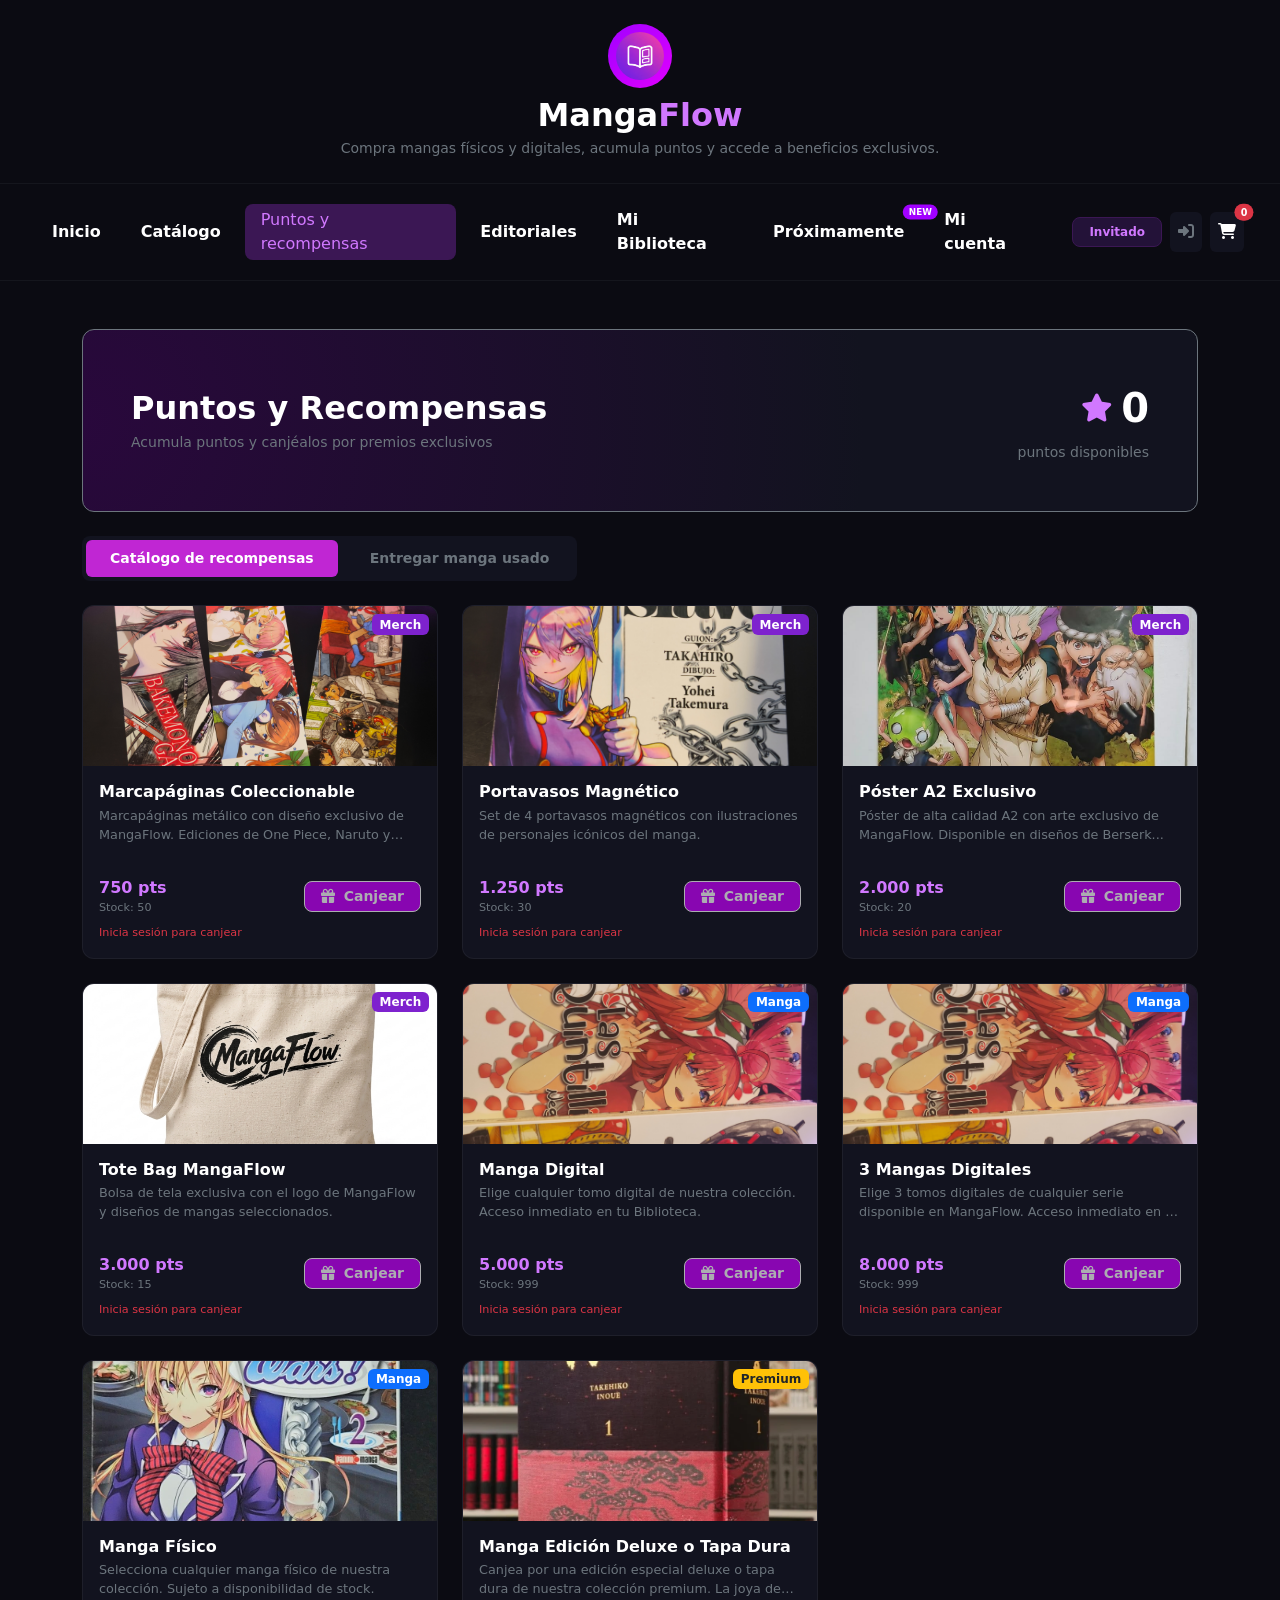
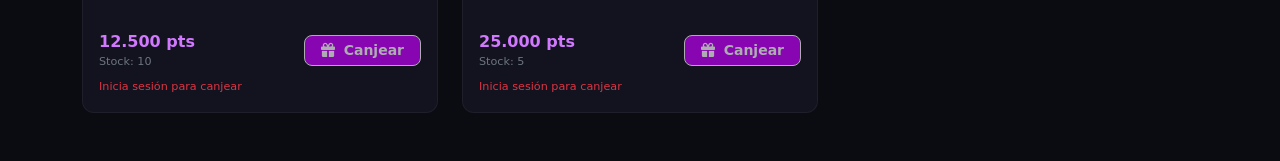
<file: puntos/puntos.html>
<!DOCTYPE html>
<html lang="es">
<head>
  <meta charset="UTF-8" />
  <meta name="viewport" content="width=device-width, initial-scale=1.0" />
  <title>MangaFlow - Puntos y Recompensas</title>
  <link href="https://cdn.jsdelivr.net/npm/bootstrap@5.3.3/dist/css/bootstrap.min.css" rel="stylesheet" />
  <link rel="stylesheet" href="https://cdnjs.cloudflare.com/ajax/libs/font-awesome/6.5.1/css/all.min.css" />
  <link rel="stylesheet" href="../styles.css" />
</head>
<body>

  
  <div id="alerta-canje" class="alert alert-success d-none position-fixed bottom-0 end-0 m-4 shadow z-3 border-0 text-white" style="background-color: #8a00d4;" role="alert">
    <i class="fa-solid fa-circle-check me-2"></i><span id="mensaje-canje"></span>
  </div>

  
  <header class="text-center py-4 border-bottom border-secondary border-opacity-10" style="background-color: #0b0b12;">
    <div class="container">
      <a href="../index.html" class="text-decoration-none d-inline-block">
        <div class="d-flex justify-content-center align-items-center mb-2">
          <div class="rounded-circle p-3 d-inline-flex align-items-center justify-content-center" style="background: linear-gradient(135deg, #a100ff, #e100ff); width: 64px; height: 64px;">
            <img src="../images/logo/logoMangaFlow.png" alt="MangaFlow Logo" class="rounded-circle" style="width: 48px; height: 48px; object-fit: cover;" onerror="this.outerHTML='<i class=\'fa-solid fa-book-open text-white fs-3\'></i>';" />
          </div>
        </div>
        <h1 class="fs-2 fw-bold text-white mb-1">Manga<span style="color: #d178ff;">Flow</span></h1>
      </a>
      <p class="text-secondary small mb-0">Compra mangas físicos y digitales, acumula puntos y accede a beneficios exclusivos.</p>
    </div>
  </header>

  
  <nav class="navbar navbar-expand-lg navbar-dark border-bottom border-secondary border-opacity-10 px-4 py-3 sticky-top z-3" style="background-color: #0b0b12;">
    <div class="container-fluid justify-content-center">

      <button class="navbar-toggler" type="button" data-bs-toggle="collapse" data-bs-target="#navbarNav">
        <span class="navbar-toggler-icon"></span>
      </button>

      <div class="collapse navbar-collapse justify-content-center" id="navbarNav">
        <ul class="navbar-nav align-items-center gap-2 me-lg-4">
          <li class="nav-item"><a class="nav-link px-3 text-white fw-semibold" href="../index.html">Inicio</a></li>
          <li class="nav-item"><a class="nav-link px-3 text-white fw-semibold" href="../catalogo/catalogo.html">Catálogo</a></li>
          <li class="nav-item"><a class="nav-link active px-3 py-1 rounded-3" style="background-color: #3b1754; color: #d178ff !important;" href="./puntos.html">Puntos y recompensas</a></li>
          <li class="nav-item"><a class="nav-link px-3 text-white fw-semibold" href="../editoriales/editoriales.html">Editoriales</a></li>
          <li class="nav-item"><a class="nav-link px-3 text-white fw-semibold" href="../biblioteca/biblioteca.html">Mi Biblioteca</a></li>
          <li class="nav-item position-relative">
            <a class="nav-link px-3 text-white fw-semibold" href="../proximamente.html">Próximamente
              <span class="badge position-absolute top-0 start-100 translate-middle rounded-pill" style="font-size: 0.55rem; background-color: #a100ff;">NEW</span>
            </a>
          </li>
          <li class="nav-item"><a class="nav-link px-3 text-white fw-semibold" href="../login.html">Mi cuenta</a></li>
        </ul>

        <div class="d-flex align-items-center gap-2 mt-3 mt-lg-0">
          <span id="user-badge" class="badge px-3 py-2 rounded-3" style="background-color: #231238; color: #d178ff; border: 1px solid #3b1754;">Invitado</span>
          <a id="user-action-btn" href="../login.html" class="btn btn-dark border-0 p-2 text-secondary" style="background-color: #12131f;"><i class="fa-solid fa-right-to-bracket"></i></a>
          <a href="../carrito/carrito.html" class="btn btn-dark border-0 p-2 text-white position-relative" style="background-color: #12131f;">
            <i class="fa-solid fa-cart-shopping"></i>
            <span id="cart-count" class="position-absolute top-0 start-100 translate-middle badge rounded-pill bg-danger" style="font-size: 0.6rem;">0</span>
          </a>
        </div>
      </div>
    </div>
  </nav>

  
  <main class="container my-5">
    <div class="card-panel p-4 p-md-5 mb-4 border border-secondary border-opacity-20 d-flex flex-column flex-md-row justify-content-between align-items-md-center gap-3" style="background: radial-gradient(circle at left, #29083c 0%, #12131f 70%);">
      <div>
        <h1 class="text-white fw-bold fs-2 mb-1">Puntos y Recompensas</h1>
        <p class="text-secondary small mb-0">Acumula puntos y canjéalos por premios exclusivos</p>
      </div>
      <div class="text-md-end">
        <div class="d-flex align-items-center justify-content-md-end gap-2 mb-1">
          <i class="fa-solid fa-star fs-3" style="color: #d178ff;"></i>
          <span id="puntos-usuario" class="text-white fw-bold fs-1">0</span>
        </div>
        <p class="text-secondary small mb-0">puntos disponibles</p>
      </div>
    </div>

    <div class="d-flex gap-2 p-1 rounded-3 mb-4" style="background-color: #12131f; width: fit-content;">
      <button id="tab-recompensas" class="btn btn-sm px-4 py-2 rounded-2 fw-semibold text-white bg-magenta border-0" onclick="cambiarTab('recompensas')">
        Catálogo de recompensas
      </button>
      <button id="tab-intercambio" class="btn btn-sm px-4 py-2 rounded-2 fw-semibold text-secondary border-0" onclick="cambiarTab('intercambio')">
        Entregar manga usado
      </button>
    </div>

    
    <div id="sec-recompensas" class="row row-cols-1 row-cols-sm-2 row-cols-md-3 g-4"></div>

    
    <div id="sec-intercambio" class="row g-4 d-none">
      <div class="col-lg-5">
        <div class="card-panel p-4">
          <h5 class="text-white fw-bold mb-3 fs-5">Certificar Manga Usado</h5>
          <form id="form-certificacion" onsubmit="procesarCertificacion(event)">
            <div class="mb-3">
              <label class="form-label text-secondary small">Selecciona el manga</label>
              <select id="select-manga" class="form-select bg-dark text-white border-secondary border-opacity-20" onchange="cargarTomos()" required>
                <option value="">Selecciona una serie</option>
              </select>
            </div>
            <div class="mb-3">
              <label class="form-label text-secondary small">Selecciona el tomo</label>
              <select id="select-tomo" class="form-select bg-dark text-white border-secondary border-opacity-20" disabled required>
                <option value="">Selecciona primero una serie</option>
              </select>
            </div>
            <div class="mb-3">
              <label class="form-label text-secondary small mb-2">Estado de conservación</label>
              <div id="contenedor-estados" class="d-flex flex-column gap-2"></div>
            </div>
            <button type="submit" class="btn w-100 text-white fw-semibold mt-2" style="background-color: #c800ff; border-radius: 8px;">
              Entregar y reclamar puntos
            </button>
          </form>

          <div id="certificacion-exito" class="text-center py-4 d-none">
            <i class="fa-solid fa-circle-check text-success fs-1 mb-2"></i>
            <h6 class="text-white fw-bold">¡Entrega procesada con éxito!</h6>
            <p class="text-secondary small mb-0">Los puntos han sido acreditados en tu cuenta.</p>
          </div>
        </div>
      </div>

      <div class="col-lg-7">
        <div class="card-panel p-4">
          <h5 class="text-white fw-bold mb-3 fs-5">Historial de Entregas</h5>
          <div id="historial-entregas" class="d-flex flex-column gap-3"></div>
        </div>
      </div>
    </div>
  </main>

  <script src="https://cdn.jsdelivr.net/npm/bootstrap@5.3.3/dist/js/bootstrap.bundle.min.js"></script>
  <script src="../main.js"></script>
  <script src="puntos.js"></script>
</body>
</html>
</file>
<file: styles.css>
:root {
  --bg-main: #080810;
  --bg-card: #12131f;
  --bg-input: #151622;
  --purple-main: #c026d3;
  --purple-hover: #a21caf;
  --text-muted: #676767;
}

body {
  background-color: #0d0e15;
  color: #f8f9fa;
  font-family: system-ui, -apple-system, "Segoe UI", Roboto, "Helvetica Neue", Arial, sans-serif;
}


.card-panel {
  background-color: #12131f;
  border-radius: 12px;
  border: 1px solid rgba(255, 255, 255, 0.05);
}

.text-accent {
  color: #d178ff;
}

.hover-white:hover {
  color: #ffffff !important;
}


.custom-carousel-btn {
  width: 36px;
  height: 36px;
  background-color: #000000;
  border-radius: 50%;
  top: 50%;
  transform: translateY(-50%);
  opacity: 0.8;
  display: flex;
  align-items: center;
  justify-content: center;
  color: #fff;
  z-index: 5;
  border: none;
}

.custom-carousel-btn:hover {
  background-color: #c800ff;
  opacity: 1;
}

.carousel-control-prev.custom-carousel-btn { left: 10px; }
.carousel-control-next.custom-carousel-btn { right: 10px; }


.custom-indicators button {
  width: 10px !important;
  height: 10px !important;
  border-radius: 50% !important;
  background-color: #4a4a5a !important;
  border: none !important;
  margin: 0 4px !important;
  opacity: 1 !important;
  transition: all 0.3s ease;
}

.custom-indicators button.active {
  width: 28px !important;
  border-radius: 10px !important;
  background-color: #c800ff !important;
}


.nav-thumb img {
  border: 2px solid transparent;
  transition: all 0.2s ease;
  opacity: 0.5;
}

.nav-thumb.active img,
.nav-thumb:hover img {
  border-color: #c800ff;
  box-shadow: 0 0 10px rgba(200, 0, 255, 0.6);
  opacity: 1;
}


.product-card {
  background-color: #12131f;
  border: 1px solid rgba(255, 255, 255, 0.05);
  border-radius: 12px;
  transition: transform 0.2s ease, box-shadow 0.2s ease;
  overflow: hidden;
}

.product-card:hover {
  transform: translateY(-4px);
  box-shadow: 0 8px 24px rgba(0, 0, 0, 0.4);
}


.bg-magenta {
  background-color: #c026d3 !important;
}

.bg-purple {
  background-color: #7e22ce !important;
  color: #ffffff !important;
}

.text-xs {
  font-size: 0.75rem !important;
}

.line-clamp-2 {
  display: -webkit-box;
  -webkit-line-clamp: 2;
  -webkit-box-orient: vertical;
  overflow: hidden;
}

.text-orange {
  color: #fb923c !important;
}

.style-option {
  background-color: #090a12;
  transition: border-color 0.2s ease;
}

.style-option:hover {
  border-color: #c026d3 !important;
}

.bg-dark-custom {
  background-color: #090a12;
}


body.login-body {
  background-color: var(--bg-main);
  min-height: 100vh;
  display: flex;
  flex-direction: column;
  align-items: center;
  justify-content: center;
  color: #ffffff;
}

.login-card {
  background-color: var(--bg-card);
  border: 1px solid rgba(255, 255, 255, 0.05);
  border-radius: 16px;
  width: 100%;
  max-width: 420px;
  padding: 2.5rem 2rem;
}

.logo-box {
  background-color: var(--purple-main);
  width: 44px;
  height: 44px;
  border-radius: 12px;
  display: inline-flex;
  align-items: center;
  justify-content: center;
}

.form-input-mf {
  background-color: var(--bg-input) !important;
  border: 1px solid rgba(255, 255, 255, 0.08) !important;
  color: #ffffff !important;
  padding: 0.75rem 1rem;
}

.form-input-mf:focus {
  border-color: var(--purple-main) !important;
  box-shadow: 0 0 0 0.25rem rgba(192, 38, 211, 0.2) !important;
}

.input-group-text-mf {
  background-color: var(--bg-input) !important;
  border: 1px solid rgba(255, 255, 255, 0.08) !important;
  color: var(--text-muted);
}

.btn-mf-primary {
  background-color: var(--purple-main);
  border: none;
  color: #ffffff;
  font-weight: 600;
  padding: 0.75rem;
  border-radius: 12px;
  width: 100%;
  transition: background-color 0.2s ease-in-out;
}

.btn-mf-primary:hover {
  background-color: var(--purple-hover);
  color: #ffffff;
}

.btn-mf-guest {
  background-color: transparent;
  border: 1px solid rgba(255, 255, 255, 0.12);
  color: #ffffff;
  font-weight: 500;
  padding: 0.75rem;
  border-radius: 12px;
  width: 100%;
  transition: background-color 0.2s ease-in-out;
}

.btn-mf-guest:hover {
  background-color: rgba(255, 255, 255, 0.05);
  color: #ffffff;
}

.divider-o {
  display: flex;
  align-items: center;
  text-align: center;
  color: var(--text-muted);
  margin: 1.5rem 0;
  font-size: 0.85rem;
}

.divider-o::before,
.divider-o::after {
  content: '';
  flex: 1;
  border-bottom: 1px solid rgba(255, 255, 255, 0.08);
}

.divider-o::before { margin-right: 0.75em; }
.divider-o::after { margin-left: 0.75em; }


.extra-small {
  font-size: 0.75rem;
}

.leading-relaxed {
  line-height: 1.6;
}

.bg-white-5 {
  background-color: rgba(255, 255, 255, 0.05);
}

.transition-all {
  transition: all 0.2s ease-in-out;
}

form input:focus, form textarea:focus {
  outline: none !important;
  box-shadow: 0 0 0 2px rgba(192, 38, 211, 0.4) !important;
}


:root {
  --bg-dark-main: #090a12;
  --bg-card-dark: #12131f;
  --accent-magenta: #c026d3;
  --accent-magenta-hover: #a21caf;
  --accent-purple-light: #d178ff;
  --text-muted-custom: #676767;
}

body.bg-dark-app {
  background-color: var(--bg-dark-main) !important;
  font-family: system-ui, -apple-system, "Segoe UI", Roboto, "Helvetica Neue", Arial, sans-serif;
  color: #ffffff;
}


.extra-small {
  font-size: 0.75rem;
}

.shrink-0 {
  flex-shrink: 0;
}

.hover-white:hover {
  color: #ffffff !important;
  transition: color 0.2s ease;
}

.hover-danger:hover {
  color: #ef4444 !important;
  transition: color 0.2s ease;
}

.bg-purple-badge {
  background-color: rgba(192, 38, 211, 0.2);
  color: var(--accent-magenta);
}


.btn-magenta {
  background-color: var(--accent-magenta);
  color: #ffffff;
  border: none;
  transition: background-color 0.2s ease, transform 0.1s ease;
}

.btn-magenta:hover {
  background-color: var(--accent-magenta-hover);
  color: #ffffff;
}

.btn-magenta:active {
  transform: scale(0.98);
}


.cart-item-card {
  transition: background-color 0.2s ease;
}

.cart-item-card:hover {
  background-color: #171828 !important;
}


input[type="range"].custom-range {
  -webkit-appearance: none;
  appearance: none;
  width: 100%;
  height: 6px;
  background: rgba(255, 255, 255, 0.1);
  border-radius: 5px;
  outline: none;
}

input[type="range"].custom-range::-webkit-slider-thumb {
  -webkit-appearance: none;
  appearance: none;
  width: 16px;
  height: 16px;
  border-radius: 50%;
  background: var(--accent-magenta);
  cursor: pointer;
  transition: transform 0.15s ease-in-out;
}

input[type="range"].custom-range::-webkit-slider-thumb:hover {
  transform: scale(1.2);
}

input[type="range"].custom-range::-moz-range-thumb {
  width: 16px;
  height: 16px;
  border-radius: 50%;
  background: var(--accent-magenta);
  border: none;
  cursor: pointer;
}


#boletaModal .modal-content {
  border: 1px solid rgba(255, 255, 255, 0.1) !important;
}

.space-y-2 > * + * {
  margin-top: 0.5rem;
}

.space-y-3 > * + * {
  margin-top: 0.75rem;
}

:root {
  --bg-main: #080810;
  --bg-card: #12131f;
  --bg-input: #151622;
  --purple-main: #c026d3;
  --purple-hover: #a21caf;
  --text-muted: #676767;
  --bg-dark-main: #090a12;
  --bg-card-dark: #12131f;
  --accent-magenta: #c026d3;
  --accent-magenta-hover: #a21caf;
  --accent-purple-light: #d178ff;
  --text-muted-custom: #676767;
}

body {
  background-color: #0b0b12;
  color: #f8f9fa;
  font-family: system-ui, -apple-system, "Segoe UI", Roboto, "Helvetica Neue", Arial, sans-serif;
}

body.bg-dark-app {
  background-color: var(--bg-dark-main) !important;
  font-family: system-ui, -apple-system, "Segoe UI", Roboto, "Helvetica Neue", Arial, sans-serif;
  color: #ffffff;
}


.card-panel {
  background-color: #12131f;
  border-radius: 12px;
  border: 1px solid rgba(255, 255, 255, 0.05);
}

.text-accent {
  color: #d178ff;
}

.hover-white:hover {
  color: #ffffff !important;
  transition: color 0.2s ease;
}

.hover-danger:hover {
  color: #ef4444 !important;
  transition: color 0.2s ease;
}


.custom-carousel-btn {
  width: 36px;
  height: 36px;
  background-color: #000000;
  border-radius: 50%;
  top: 50%;
  transform: translateY(-50%);
  opacity: 0.8;
  display: flex;
  align-items: center;
  justify-content: center;
  color: #fff;
  z-index: 5;
  border: none;
}

.custom-carousel-btn:hover {
  background-color: #c800ff;
  opacity: 1;
}

.carousel-control-prev.custom-carousel-btn { left: 10px; }
.carousel-control-next.custom-carousel-btn { right: 10px; }


.custom-indicators button {
  width: 10px !important;
  height: 10px !important;
  border-radius: 50% !important;
  background-color: #4a4a5a !important;
  border: none !important;
  margin: 0 4px !important;
  opacity: 1 !important;
  transition: all 0.3s ease;
}

.custom-indicators button.active {
  width: 28px !important;
  border-radius: 10px !important;
  background-color: #c800ff !important;
}


.nav-thumb img {
  border: 2px solid transparent;
  transition: all 0.2s ease;
  opacity: 0.5;
}

.nav-thumb.active img,
.nav-thumb:hover img {
  border-color: #c800ff;
  box-shadow: 0 0 10px rgba(200, 0, 255, 0.6);
  opacity: 1;
}


.product-card {
  background-color: #12131f;
  border: 1px solid rgba(255, 255, 255, 0.05);
  border-radius: 12px;
  transition: transform 0.2s ease, box-shadow 0.2s ease;
  overflow: hidden;
}

.product-card:hover {
  transform: translateY(-4px);
  box-shadow: 0 8px 24px rgba(0, 0, 0, 0.4);
}


.bg-magenta {
  background-color: #c026d3 !important;
}

.bg-purple {
  background-color: #7e22ce !important;
  color: #ffffff !important;
}

.bg-purple-badge {
  background-color: rgba(192, 38, 211, 0.2);
  color: var(--accent-magenta);
}

.text-xs {
  font-size: 0.75rem !important;
}

.extra-small {
  font-size: 0.75rem;
}

.shrink-0 {
  flex-shrink: 0;
}

.line-clamp-2 {
  display: -webkit-box;
  -webkit-line-clamp: 2;
  -webkit-box-orient: vertical;
  overflow: hidden;
}

.leading-relaxed {
  line-height: 1.6;
}

.bg-white-5 {
  background-color: rgba(255, 255, 255, 0.05);
}

.transition-all {
  transition: all 0.2s ease-in-out;
}

.text-orange {
  color: #fb923c !important;
}

.style-option {
  background-color: #090a12;
  transition: border-color 0.2s ease;
}

.style-option:hover {
  border-color: #c026d3 !important;
}

.bg-dark-custom {
  background-color: #090a12;
}


body.login-body {
  background-color: var(--bg-main);
  min-height: 100vh;
  display: flex;
  flex-direction: column;
  align-items: center;
  justify-content: center;
  color: #ffffff;
}

.login-card {
  background-color: var(--bg-card);
  border: 1px solid rgba(255, 255, 255, 0.05);
  border-radius: 16px;
  width: 100%;
  max-width: 420px;
  padding: 2.5rem 2rem;
}

.logo-box {
  background-color: var(--purple-main);
  width: 44px;
  height: 44px;
  border-radius: 12px;
  display: inline-flex;
  align-items: center;
  justify-content: center;
}

.form-input-mf {
  background-color: var(--bg-input) !important;
  border: 1px solid rgba(255, 255, 255, 0.08) !important;
  color: #ffffff !important;
  padding: 0.75rem 1rem;
}

.form-input-mf:focus {
  border-color: var(--purple-main) !important;
  box-shadow: 0 0 0 0.25rem rgba(192, 38, 211, 0.2) !important;
}

.input-group-text-mf {
  background-color: var(--bg-input) !important;
  border: 1px solid rgba(255, 255, 255, 0.08) !important;
  color: var(--text-muted);
}

.btn-mf-primary {
  background-color: var(--purple-main);
  border: none;
  color: #ffffff;
  font-weight: 600;
  padding: 0.75rem;
  border-radius: 12px;
  width: 100%;
  transition: background-color 0.2s ease-in-out;
}

.btn-mf-primary:hover {
  background-color: var(--purple-hover);
  color: #ffffff;
}

.btn-mf-guest {
  background-color: transparent;
  border: 1px solid rgba(255, 255, 255, 0.12);
  color: #ffffff;
  font-weight: 500;
  padding: 0.75rem;
  border-radius: 12px;
  width: 100%;
  transition: background-color 0.2s ease-in-out;
}

.btn-mf-guest:hover {
  background-color: rgba(255, 255, 255, 0.05);
  color: #ffffff;
}

.divider-o {
  display: flex;
  align-items: center;
  text-align: center;
  color: var(--text-muted);
  margin: 1.5rem 0;
  font-size: 0.85rem;
}

.divider-o::before,
.divider-o::after {
  content: '';
  flex: 1;
  border-bottom: 1px solid rgba(255, 255, 255, 0.08);
}

.divider-o::before { margin-right: 0.75em; }
.divider-o::after { margin-left: 0.75em; }

form input:focus, form textarea:focus {
  outline: none !important;
  box-shadow: 0 0 0 2px rgba(192, 38, 211, 0.4) !important;
}

.btn-magenta {
  background-color: var(--accent-magenta);
  color: #ffffff;
  border: none;
  transition: background-color 0.2s ease, transform 0.1s ease;
}

.btn-magenta:hover {
  background-color: var(--accent-magenta-hover);
  color: #ffffff;
}

.btn-magenta:active {
  transform: scale(0.98);
}

.cart-item-card {
  transition: background-color 0.2s ease;
}

.cart-item-card:hover {
  background-color: #171828 !important;
}

input[type="range"].custom-range {
  -webkit-appearance: none;
  appearance: none;
  width: 100%;
  height: 6px;
  background: rgba(255, 255, 255, 0.1);
  border-radius: 5px;
  outline: none;
}

input[type="range"].custom-range::-webkit-slider-thumb {
  -webkit-appearance: none;
  appearance: none;
  width: 16px;
  height: 16px;
  border-radius: 50%;
  background: var(--accent-magenta);
  cursor: pointer;
  transition: transform 0.15s ease-in-out;
}

input[type="range"].custom-range::-webkit-slider-thumb:hover {
  transform: scale(1.2);
}

input[type="range"].custom-range::-moz-range-thumb {
  width: 16px;
  height: 16px;
  border-radius: 50%;
  background: var(--accent-magenta);
  border: none;
  cursor: pointer;
}

#boletaModal .modal-content {
  border: 1px solid rgba(255, 255, 255, 0.1) !important;
}

.space-y-2 > * + * {
  margin-top: 0.5rem;
}

.space-y-3 > * + * {
  margin-top: 0.75rem;
}


.editorial-card {
  background-color: #12131f;
  border: 1px solid rgba(255, 255, 255, 0.08);
  border-radius: 16px;
  padding: 1.25rem;
  cursor: pointer;
  transition: all 0.3s ease;
  height: 100%;
  text-align: center;
}

.editorial-card:hover {
  border-color: #d178ff;
  transform: translateY(-4px);
  box-shadow: 0 8px 20px rgba(209, 120, 255, 0.2);
}

.editorial-card.active {
  background: linear-gradient(145deg, #28123e, #12131f);
  border-color: #d178ff;
  box-shadow: 0 0 18px rgba(209, 120, 255, 0.35);
}

.editorial-img-wrapper {
  width: 100%;
  height: 110px;
  background-color: #1a1c29;
  border-radius: 12px;
  display: flex;
  align-items: center;
  justify-content: center;
  overflow: hidden;
  margin-bottom: 1rem;
  padding: 12px;
}

.editorial-img-wrapper img {
  max-width: 100%;
  max-height: 100%;
  object-fit: contain;
}

.manga-card-editorial {
  background-color: #12131f;
  border-radius: 12px;
  overflow: hidden;
  transition: all 0.3s ease;
  border: 1px solid rgba(255, 255, 255, 0.05);
  height: 100%;
  display: flex;
  flex-direction: column;
}

.manga-card-editorial:hover {
  border-color: #d178ff;
  box-shadow: 0 0 15px rgba(209, 120, 255, 0.2);
  transform: translateY(-3px);
}

.manga-img-container {
  position: relative;
  width: 100%;
  padding-top: 140%;
  overflow: hidden;
}

.manga-img-container img {
  position: absolute;
  top: 0;
  left: 0;
  width: 100%;
  height: 100%;
  object-fit: cover;
}

.tag-nuevo {
  position: absolute;
  top: 10px;
  left: 10px;
  background-color: #c800ff;
  color: #ffffff;
  font-size: 0.65rem;
  font-weight: bold;
  padding: 3px 8px;
  border-radius: 12px;
  z-index: 2;
  text-transform: uppercase;
}

.btn-heart {
  position: absolute;
  top: 10px;
  right: 10px;
  background: rgba(0, 0, 0, 0.6);
  border: none;
  color: #ffffff;
  border-radius: 50%;
  width: 32px;
  height: 32px;
  display: flex;
  align-items: center;
  justify-content: center;
  z-index: 2;
  transition: all 0.2s;
  cursor: pointer;
}

.btn-heart:hover {
  color: #d178ff;
  background: rgba(0, 0, 0, 0.85);
}

.tag-category-overlay {
  position: absolute;
  bottom: 0;
  left: 0;
  width: 100%;
  background: linear-gradient(to top, rgba(0, 0, 0, 0.95), transparent);
  color: #ffffff;
  padding: 20px 10px 8px;
  text-align: center;
}

.hover-purple:hover {
  color: #d178ff !important;
}
</file>
